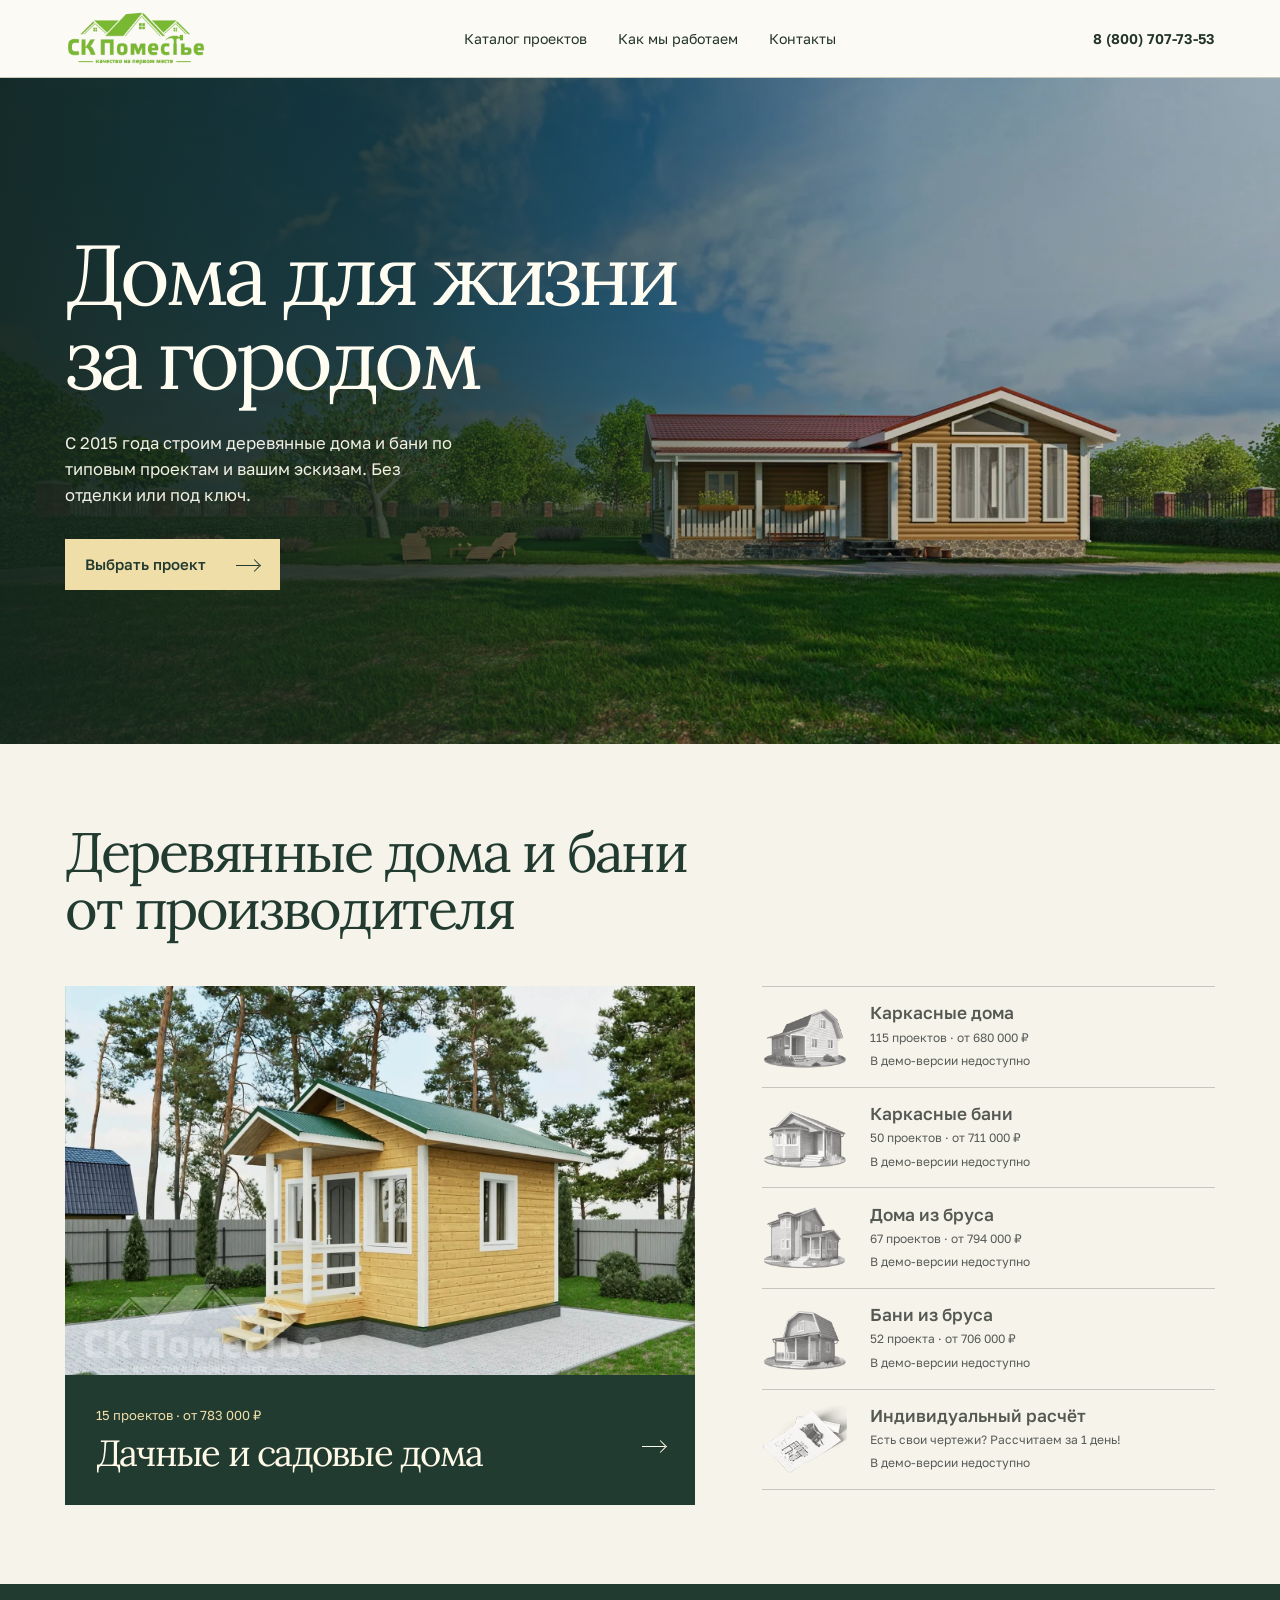
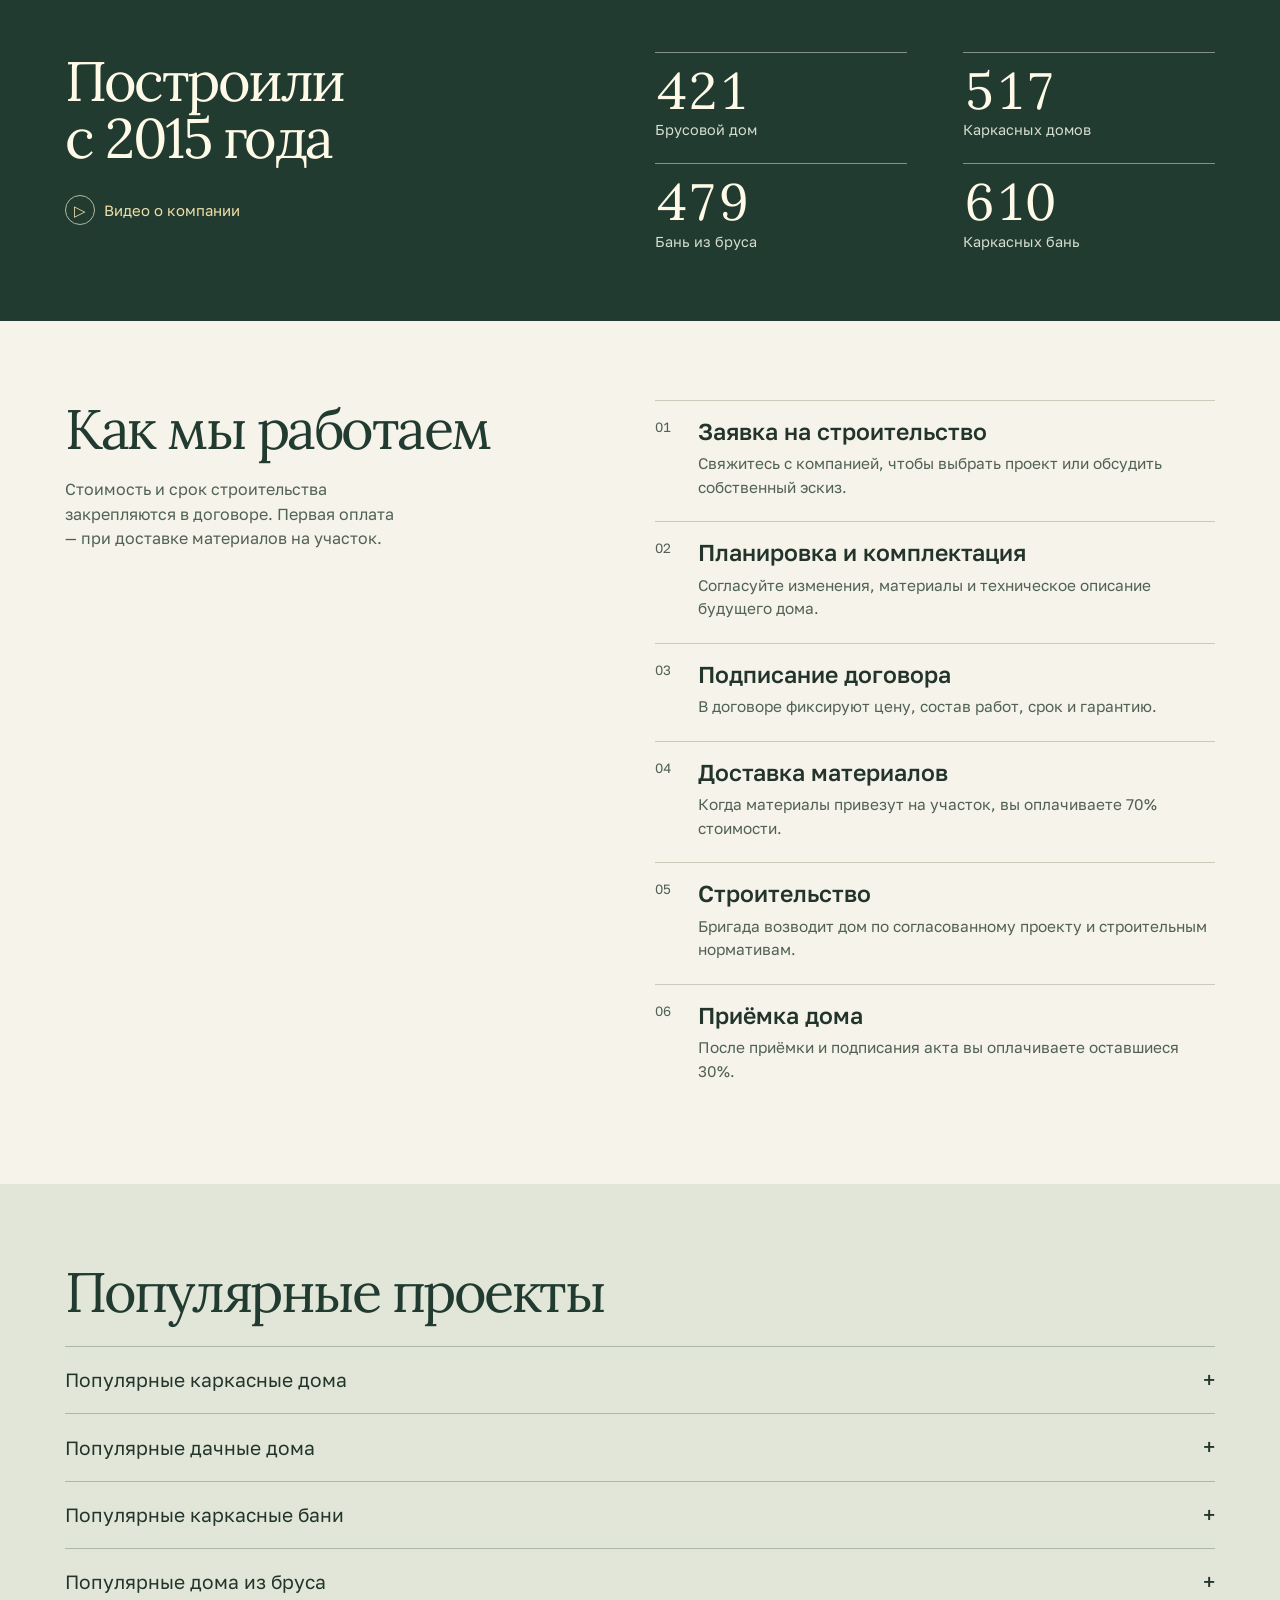
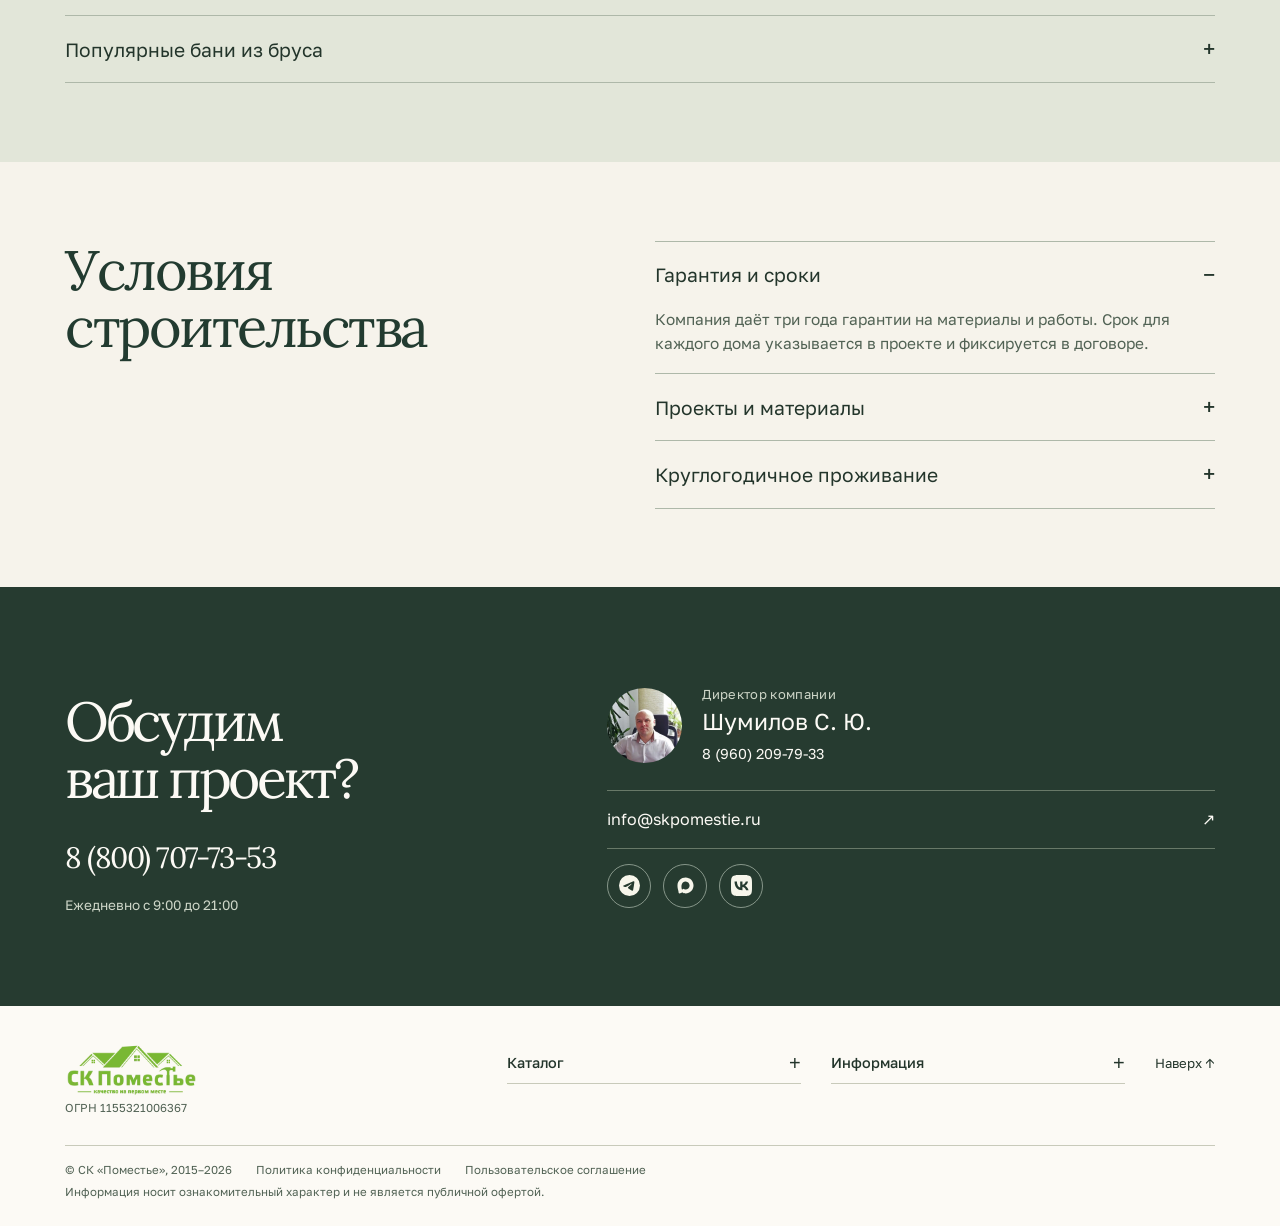
<file: index.html>
<!DOCTYPE html>

<html lang="ru"><head>
<meta charset="utf-8"/><meta content="width=device-width,initial-scale=1" name="viewport"/><meta content="noindex,nofollow" name="robots"/>
<title>Деревянные дома и бани | СК Поместье</title>
<meta content="Проекты деревянных домов и бань СК «Поместье». Выберите категорию, чтобы посмотреть планировки, фотографии и комплектации." name="description"/>
<meta content="#283d30" name="theme-color"/><link href="assets/logo.webp" rel="icon"/><link href="assets/fonts.css" rel="stylesheet"/><link href="style.css" rel="stylesheet"/><link href="folio.css?v=project-route-1" rel="stylesheet"/><script defer="" src="app.js?v=project-route-1"></script>
<link href="home.css?v=project-route-1" rel="stylesheet"/></head><body id="top"><svg aria-hidden="true" class="icons" xmlns="http://www.w3.org/2000/svg"><defs><symbol id="i-open" viewBox="0 0 24 24"><path d="M4 10V4h6m4 0h6v6m0 4v6h-6m-4 0H4v-6"></path></symbol><symbol id="i-next" viewBox="0 0 24 24"><path d="M4 12h15m-6-6 6 6-6 6"></path></symbol><symbol id="i-out" viewBox="0 0 24 24"><path d="M5 19 19 5M6 5h13v13"></path></symbol><symbol id="i-down" viewBox="0 0 24 24"><path d="M5 7v9h14m-5-5 5 5-5 5"></path></symbol><symbol id="i-close" viewBox="0 0 24 24"><path d="m6 6 12 12M18 6 6 18"></path></symbol><symbol id="i-back" viewBox="0 0 24 24"><path d="M20 12H5m6-6-6 6 6 6"></path></symbol></defs></svg><a class="skip" href="#main">К содержанию</a>
<header><div class="inner topbar"><a aria-label="СК Поместье, главная" class="brand" href="index.html"><img alt="СК Поместье" height="78" src="assets/logo.webp" width="200"/></a>
<nav aria-label="Навигация по демо" class="desk-nav"><a href="#categories">Каталог проектов</a><a href="#construction">Как мы работаем</a><a href="#contacts">Контакты</a></nav>
<a class="head-phone" href="tel:+78007077353">8 (800) 707-73-53</a><details class="mobnav"><summary aria-label="Меню"><span></span></summary><nav aria-label="Навигация по демо"><a href="#categories">Каталог проектов</a><a href="#construction">Как мы работаем</a><a href="#contacts">Контакты</a></nav></details></div></header>
<main id="main">
<section aria-labelledby="home-title" class="hp-cover">
<img alt="Одноэтажный загородный дом с террасой и садом" class="hp-landscape" fetchpriority="high" height="990" sizes="100vw" src="assets/home/country-house.webp" srcset="assets/home/country-house-small.webp 820w, assets/home/country-house.webp 1760w" width="1760"/>
<div class="inner hp-hero-in"><div class="hp-hero-copy"><h1 id="home-title">Дома для жизни<br/>за городом</h1>
<p>С 2015 года строим деревянные дома и бани по типовым проектам и вашим эскизам. Без отделки или под ключ.</p>
<a class="hp-button" href="#categories">Выбрать проект <span aria-hidden="true" class="hp-arrow"></span></a></div></div>
</section>
<section aria-labelledby="categories-title" class="inner hp-section" id="categories">
<h2 id="categories-title">Деревянные дома и бани <br/>от производителя</h2>
<div class="hp-categories">
<a class="hp-feature" href="garden.html"><figure><img alt="Деревянный дачный дом с крытым крыльцом" height="720" loading="lazy" src="assets/view-0.webp" width="1000"/></figure><div class="hp-feature-caption"><p>15 проектов · от 783 000 ₽</p><h3>Дачные и садовые дома</h3><span aria-hidden="true" class="hp-arrow"></span></div></a>
<div class="hp-other-cats"><article aria-disabled="true" class="hp-locked"><img alt="" height="74" loading="lazy" src="assets/home/category-0.webp" width="100"/><div><h3>Каркасные дома</h3><p>115 проектов · от 680 000 ₽</p><small>В демо-версии недоступно</small></div></article><article aria-disabled="true" class="hp-locked"><img alt="" height="74" loading="lazy" src="assets/home/category-2.webp" width="100"/><div><h3>Каркасные бани</h3><p>50 проектов · от 711 000 ₽</p><small>В демо-версии недоступно</small></div></article><article aria-disabled="true" class="hp-locked"><img alt="" height="74" loading="lazy" src="assets/home/category-3.webp" width="100"/><div><h3>Дома из бруса</h3><p>67 проектов · от 794 000 ₽</p><small>В демо-версии недоступно</small></div></article><article aria-disabled="true" class="hp-locked"><img alt="" height="74" loading="lazy" src="assets/home/category-4.webp" width="100"/><div><h3>Бани из бруса</h3><p>52 проекта · от 706 000 ₽</p><small>В демо-версии недоступно</small></div></article><article aria-disabled="true" class="hp-locked"><img alt="" height="74" loading="lazy" src="assets/home/category-5.webp" width="100"/><div><h3>Индивидуальный расчёт</h3><p>Есть свои чертежи? Рассчитаем за 1 день!</p><small>В демо-версии недоступно</small></div></article></div></div>
</section>
<section class="hp-record" id="experience"><div class="inner hp-record-grid"><div><h2>Построили <br/>с 2015 года</h2><a class="hp-video" href="https://rutube.ru/video/private/7fea401200a236d12a11af3fc947fbb0/?p=IoY89H2uPKhH6qzTr0Mn0Q"><span aria-hidden="true">▷</span> Видео о компании</a></div>
<dl><div><dt>Брусовой дом</dt><dd>421</dd></div><div><dt>Каркасных домов</dt><dd>517</dd></div><div><dt>Бань из бруса</dt><dd>479</dd></div><div><dt>Каркасных бань</dt><dd>610</dd></div></dl></div></section>
<section class="inner hp-section hp-how" id="construction"><div class="hp-how-intro"><h2>Как мы работаем</h2><p>Стоимость и срок строительства закрепляются в договоре. Первая оплата — при доставке материалов на участок.</p></div><ol><li><h3>Заявка на строительство</h3><p>Свяжитесь с компанией, чтобы выбрать проект или обсудить собственный эскиз.</p></li>
<li><h3>Планировка и комплектация</h3><p>Согласуйте изменения, материалы и техническое описание будущего дома.</p></li>
<li><h3>Подписание договора</h3><p>В договоре фиксируют цену, состав работ, срок и гарантию.</p></li>
<li><h3>Доставка материалов</h3><p>Когда материалы привезут на участок, вы оплачиваете 70% стоимости.</p></li>
<li><h3>Строительство</h3><p>Бригада возводит дом по согласованному проекту и строительным нормативам.</p></li>
<li><h3>Приёмка дома</h3><p>После приёмки и подписания акта вы оплачиваете оставшиеся 30%.</p></li></ol></section>
<section class="hp-folio" id="showcase"><div class="inner hp-section"><h2>Популярные проекты</h2><div class="hp-showcases"><details><summary>Популярные каркасные дома</summary><ul><li><b>«Конон»</b><span>8 × 12 м</span><span>от 1 978 000 ₽</span></li><li><b>«Митрофан»</b><span>6 × 10 м</span><span>от 1 514 000 ₽</span></li><li><b>«Трофим»</b><span>8 × 8 м</span><span>от 1 576 000 ₽</span></li><li><b>«Федот»</b><span>9 × 11 м</span><span>от 1 916 000 ₽</span></li><li><b>«Ростислав»</b><span>9 × 10 м</span><span>от 1 818 000 ₽</span></li><li><b>«Никанор»</b><span>9 × 11 м</span><span>от 1 936 000 ₽</span></li><li><b>«Ким»</b><span>10 × 8 м</span><span>от 1 844 000 ₽</span></li><li><b>«Донат»</b><span>10 × 8 м</span><span>от 1 803 000 ₽</span></li><li><b>«Савелий»</b><span>9 × 8 м</span><span>от 1 571 000 ₽</span></li><li><b>«Матвей»</b><span>10 × 10 м</span><span>от 1 998 000 ₽</span></li></ul></details><details><summary>Популярные дачные дома</summary><ul><li><b>«Арфей»</b><span>6 × 4 м</span><span>906 000 ₽</span></li><li><b>«Лаврентий»</b><span>4 × 4 м</span><span>783 000 ₽</span></li><li><b>«Игнатий»</b><span>6 × 4 м</span><span>845 000 ₽</span></li><li><b>«Исаак»</b><span>6 × 4 м</span><span>901 000 ₽</span></li><li><b>«Мика»</b><span>6 × 4 м</span><span>1 164 000 ₽</span></li><li><b>«Прохор»</b><span>6 × 8 м</span><span>1 262 000 ₽</span></li><li><b>«Ермолай»</b><span>6 × 8 м</span><span>1 576 000 ₽</span></li><li><b>«Евдоким»</b><span>6 × 6 м</span><span>1 391 000 ₽</span></li><li><b>«Авдей»</b><span>6 × 6 м</span><span>1 336 000 ₽</span></li><li><b>«Ефим»</b><span>6 × 9 м</span><span>1 391 000 ₽</span></li></ul></details><details><summary>Популярные каркасные бани</summary><ul><li><b>«Фаина»</b><span>8 × 7.5 м</span><span>от 2 039 000 ₽</span></li><li><b>«Благая»</b><span>8 × 7.5 м</span><span>от 1 808 000 ₽</span></li><li><b>«Карина»</b><span>9 × 8 м</span><span>от 1 576 000 ₽</span></li><li><b>«Лариса»</b><span>8 × 6 м</span><span>2 513 000 ₽</span></li><li><b>«Кристина»</b><span>8 × 6 м</span><span>от 1 633 000 ₽</span></li><li><b>«Кира»</b><span>6 × 6 м</span><span>от 1 452 000 ₽</span></li><li><b>«Рената»</b><span>6 × 6 м</span><span>от 1 370 000 ₽</span></li><li><b>«Лада»</b><span>6 × 6 м</span><span>от 1 118 000 ₽</span></li><li><b>«Зинаида»</b><span>6 × 6 м</span><span>от 1 138 000 ₽</span></li><li><b>«Яна»</b><span>6 × 5 м</span><span>от 1 061 000 ₽</span></li></ul></details><details><summary>Популярные дома из бруса</summary><ul><li><b>«Ренат»</b><span>8 × 9 м</span><span>4 620 000 ₽</span></li><li><b>«Игорь»</b><span>10 × 8 м</span><span>от 2 524 000 ₽</span></li><li><b>«Генрих»</b><span>9 × 9 м</span><span>от 2 400 000 ₽</span></li><li><b>«Аркадий»</b><span>10 × 8.5 м</span><span>3 915 000 ₽</span></li><li><b>«Всеволод»</b><span>8 × 9 м</span><span>3 897 000 ₽</span></li><li><b>«Степан»</b><span>10 × 9.5 м</span><span>от 2 990 000 ₽</span></li><li><b>«Александр»</b><span>9 × 8 м</span><span>от 2 290 000 ₽</span></li><li><b>«Густав»</b><span>10 × 10.5 м</span><span>4 085 000 ₽</span></li><li><b>«Алексей»</b><span>8 × 8 м</span><span>3 615 000 ₽</span></li><li><b>«Еремей»</b><span>9 × 10 м</span><span>4 350 000 ₽</span></li></ul></details><details><summary>Популярные бани из бруса</summary><ul><li><b>«Анна»</b><span>4 × 4 м</span><span>от 780 000 ₽</span></li><li><b>«Вероника»</b><span>4 × 4 м</span><span>от 793 000 ₽</span></li><li><b>«Людмила»</b><span>4 × 4 м</span><span>от 784 000 ₽</span></li><li><b>«Алла»</b><span>4 × 4 м</span><span>от 770 000 ₽</span></li><li><b>«Надежда»</b><span>6 × 4 м</span><span>от 927 000 ₽</span></li><li><b>«Ярослава»</b><span>8 × 12 м</span><span>от 1 583 000 ₽</span></li><li><b>«Снежана»</b><span>9 × 6 м</span><span>3 004 000 ₽</span></li><li><b>«Гера»</b><span>3 × 4 м</span><span>от 706 000 ₽</span></li><li><b>«Карина»</b><span>9 × 8 м</span><span>от 1 559 000 ₽</span></li><li><b>«Ульяна»</b><span>7.5 × 8 м</span><span>2 930 000 ₽</span></li></ul></details></div></div></section>
<section class="inner hp-section hp-benefits" id="conditions">
<h2>Условия строительства</h2>
<div><details open=""><summary>Гарантия и сроки</summary><p>Компания даёт три года гарантии на материалы и работы. Срок для каждого дома указывается в проекте и фиксируется в договоре.</p></details>
<details><summary>Проекты и материалы</summary><p>СК «Поместье» строит каркасные дома и дома из профилированного бруса, производит пиломатериалы и работает со своими бригадами. В типовую планировку можно внести изменения вместе с архитектором.</p></details>
<details><summary>Круглогодичное проживание</summary><p>Для постоянного проживания предусмотрены комплектации с утеплением. Материалы подбираются с учётом климата Северо-Западной и Центральной России.</p></details></div>
</section>
<section class="contact" id="contacts"><div class="inner split pad"><div><h2>Обсудим ваш проект?</h2><a class="big-phone" href="tel:+78007077353">8 (800) 707-73-53</a><p>Ежедневно с 9:00 до 21:00</p></div><div class="contact-side"><div class="person"><img alt="Шумилов С. Ю." loading="lazy" src="assets/director.webp"/><div><span>Директор компании</span><h3>Шумилов С. Ю.</h3><a href="tel:+79602097933">8 (960) 209-79-33</a></div></div><a class="contact-row" href="mailto:info@skpomestie.ru">info@skpomestie.ru <b>↗</b></a><div class="socials"><a aria-label="Telegram" href="https://t.me/skpomestie" title="Telegram"><svg aria-hidden="true" focusable="false" height="22" width="22"><use href="assets/socials.svg#telegram"></use></svg></a><a aria-label="MAX" href="https://max.ru/u/f9LHodD0cOJR6CGdd--tRf8iXYR94sBpWed0ZR32M8wq-3ZBjKEI17giQqE" title="MAX"><svg aria-hidden="true" focusable="false" height="22" width="22"><use href="assets/socials.svg#max"></use></svg></a><a aria-label="ВКонтакте" href="https://vk.com/public210077234" title="ВКонтакте"><svg aria-hidden="true" focusable="false" height="22" width="22"><use href="assets/socials.svg#vk"></use></svg></a></div></div></div></section></main><footer><div class="inner"><div class="foot-grid"><div><a aria-label="СК Поместье, главная" href="index.html"><img alt="СК Поместье" src="assets/logo.webp" width="150"/></a><p>ОГРН 1155321006367</p></div><details><summary>Каталог</summary><nav><span aria-disabled="true" class="unavailable">Каркасные дома</span><a href="garden.html">Дачные и садовые дома</a><span aria-disabled="true" class="unavailable">Каркасные бани</span><span aria-disabled="true" class="unavailable">Дома из бруса</span><span aria-disabled="true" class="unavailable">Бани из бруса</span><span aria-disabled="true" class="unavailable">Мобильные бани</span><span aria-disabled="true" class="unavailable">Срубы домов</span><span aria-disabled="true" class="unavailable">Срубы бань</span></nav></details><details><summary>Информация</summary><nav><a href="https://skpomestie.ru/about/">О компании</a><a href="https://skpomestie.ru/portfolio/">Наши работы</a><a href="https://skpomestie.ru/otzivy/">Отзывы</a><a href="https://skpomestie.ru/aktsii/">Акции</a><a href="https://skpomestie.ru/garantii/">Гарантия</a><a href="https://skpomestie.ru/dostavka-i-oplata/">Доставка и оплата</a><a href="https://skpomestie.ru/dogovor/">Договор</a><a href="https://skpomestie.ru/credit/">Кредит</a><a href="https://skpomestie.ru/mat-kapital/">Материнский капитал</a><a href="https://skpomestie.ru/staty/">Статьи</a><a href="https://skpomestie.ru/contacts/">Контакты</a></nav></details><a class="to-top" href="#top">Наверх ↑</a></div><div class="legal"><span>© СК «Поместье», 2015–2026</span><a href="https://skpomestie.ru/politika-konfidenczialnosti/">Политика конфиденциальности</a><a href="https://skpomestie.ru/soglashenie/">Пользовательское соглашение</a></div><small>Информация носит ознакомительный характер и не является публичной офертой.</small></div></footer>

</body></html>
</file>
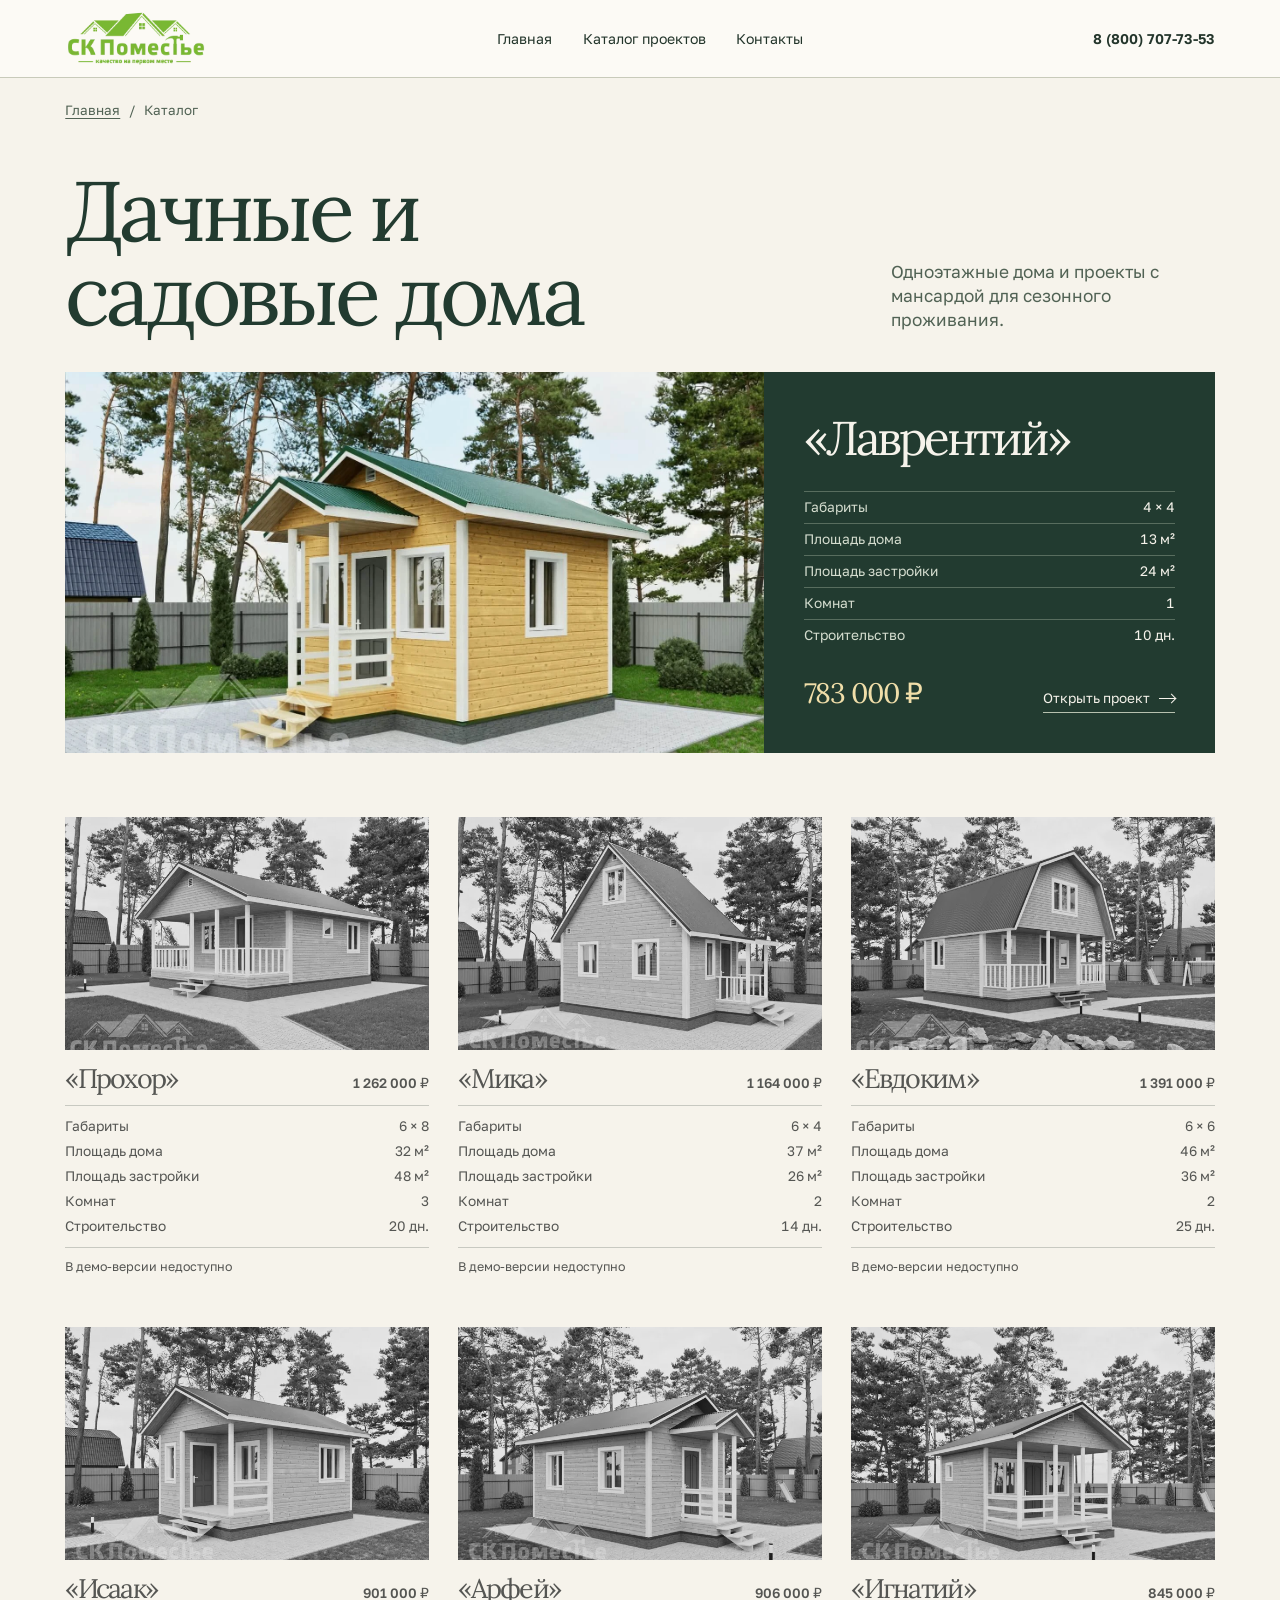
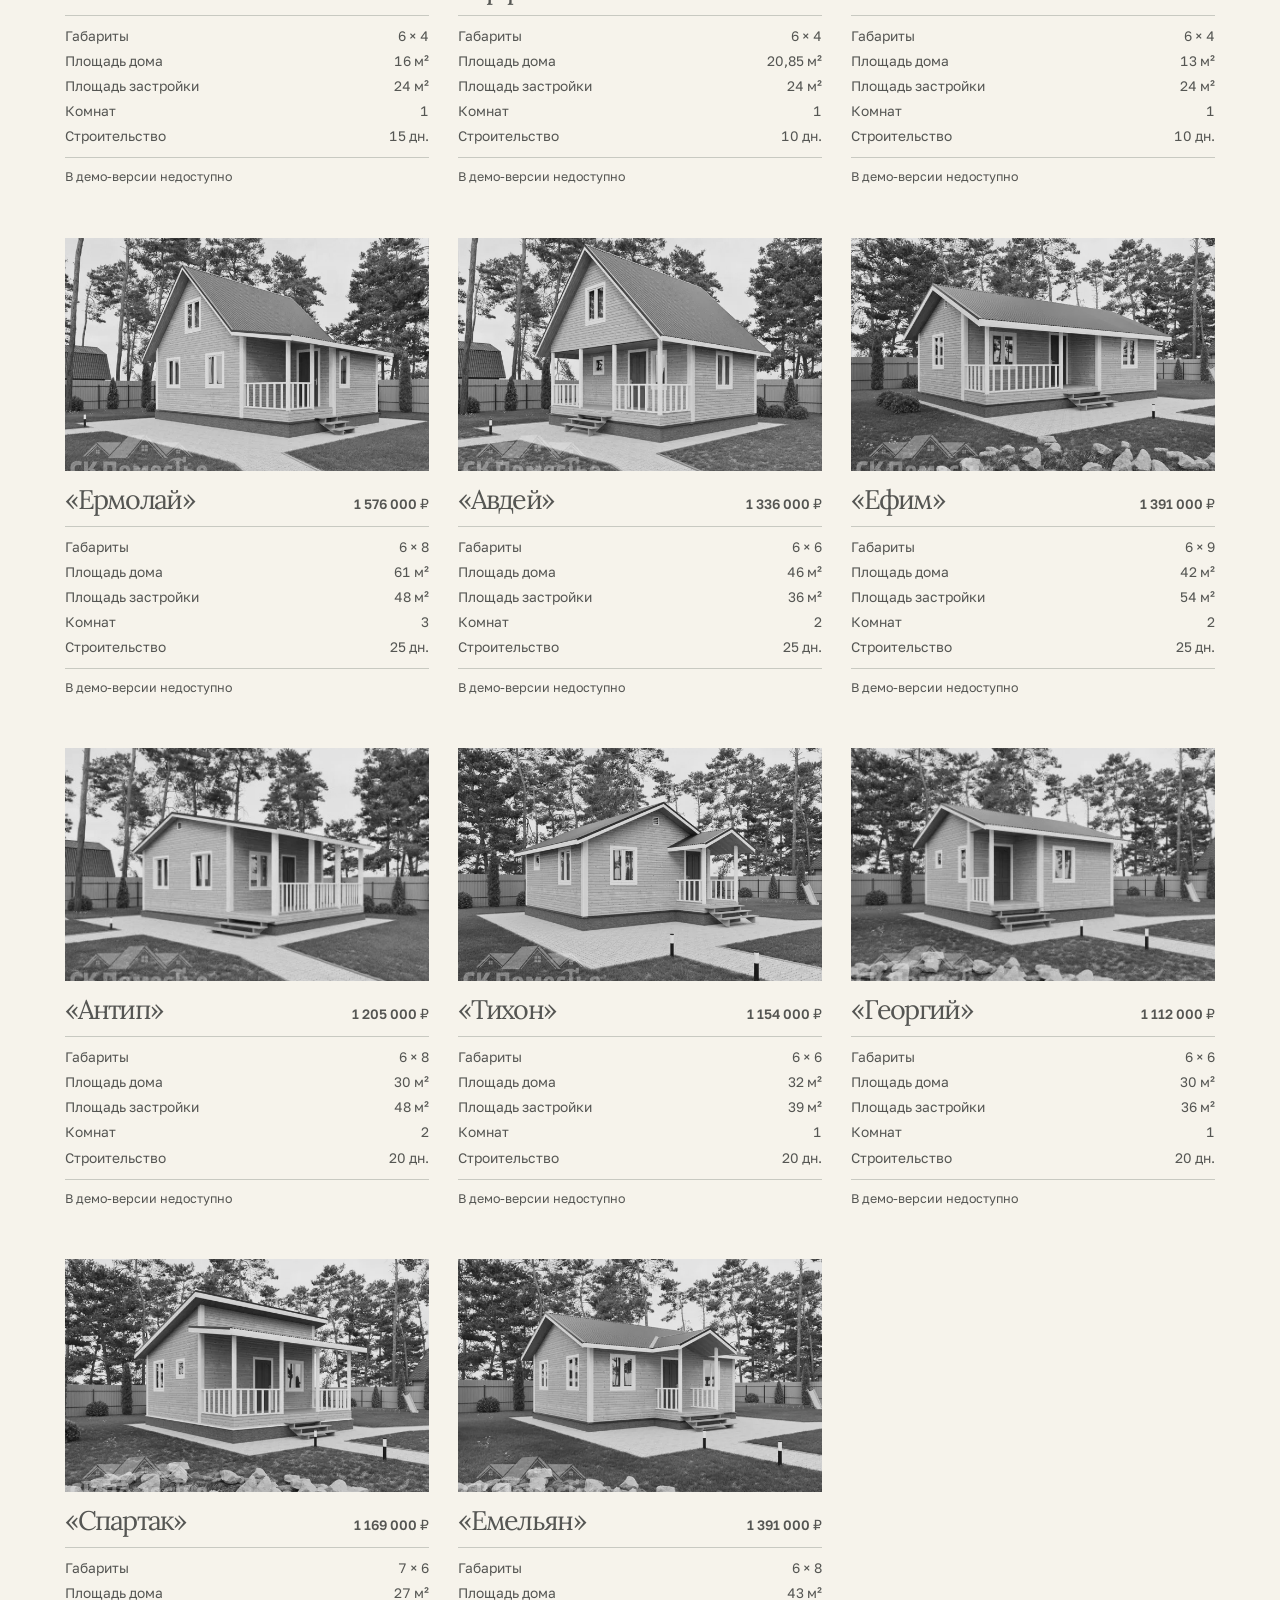
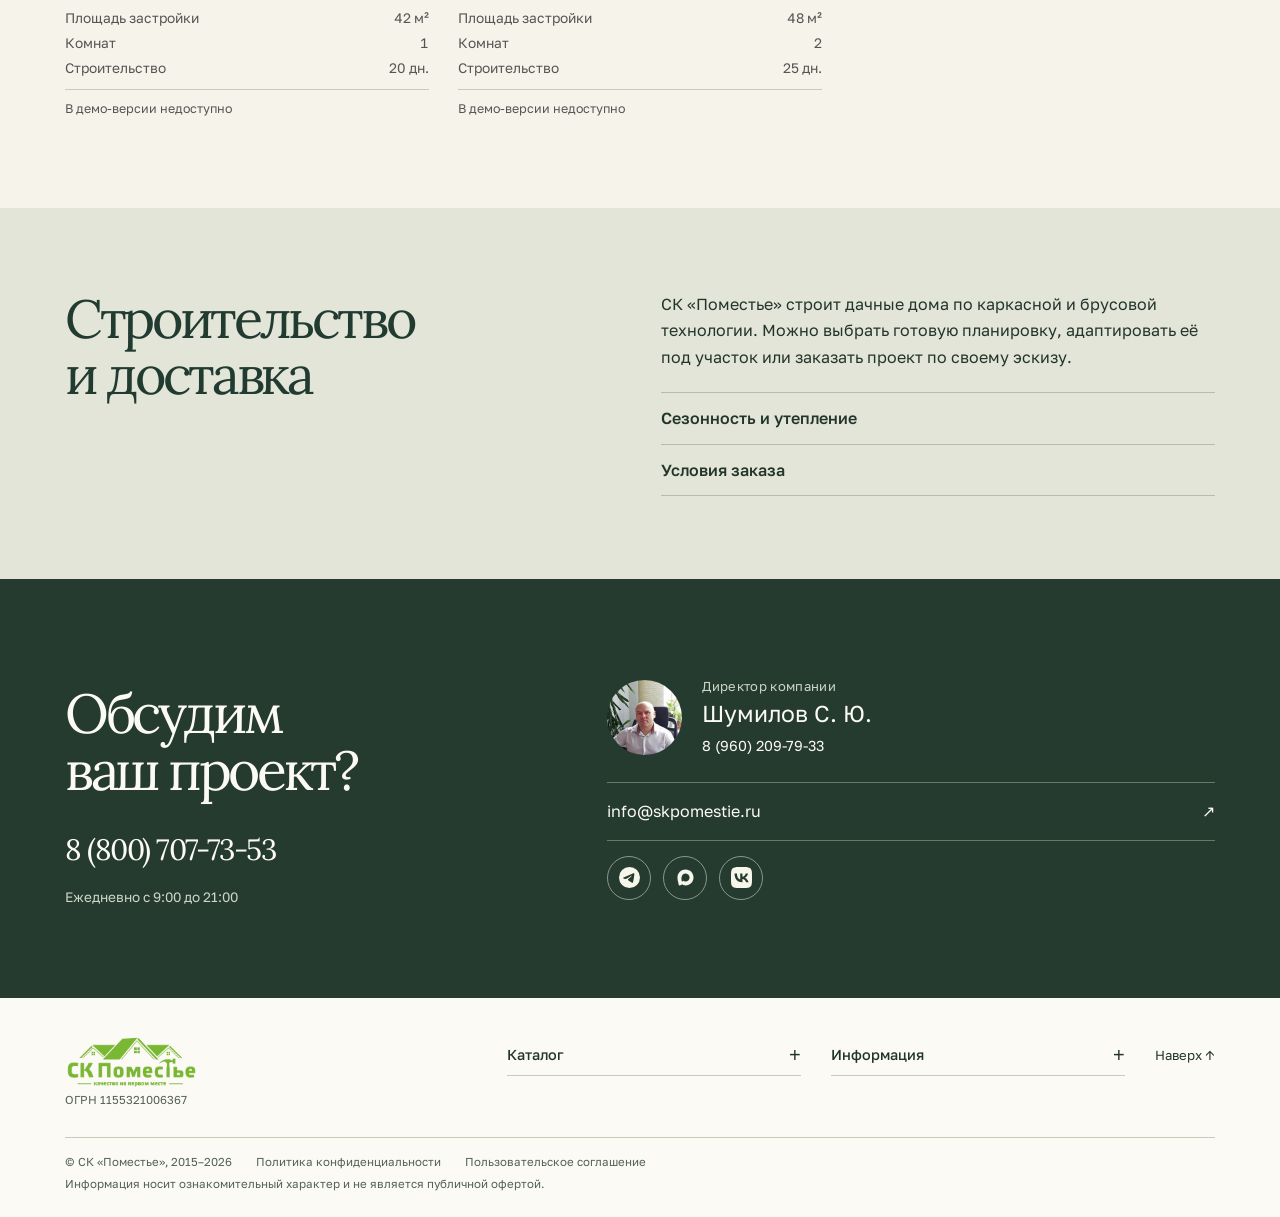
<file: garden.html>
<!DOCTYPE html>

<html lang="ru"><head>
<meta charset="utf-8"/><meta content="width=device-width,initial-scale=1" name="viewport"/><meta content="noindex,nofollow" name="robots"/>
<title>Дачные и садовые дома | СК Поместье</title>
<meta content="Каталог дачных и садовых домов строительной компании «Поместье». Характеристики, фотографии и цены проектов." name="description"/>
<meta content="#283d30" name="theme-color"/><link href="assets/logo.webp" rel="icon"/><link href="assets/fonts.css" rel="stylesheet"/><link href="style.css" rel="stylesheet"/><link href="folio.css?v=project-route-1" rel="stylesheet"/><script defer="" src="app.js?v=project-route-1"></script>
<link href="garden.css?v=project-route-1" rel="stylesheet"/></head><body id="top"><svg aria-hidden="true" class="icons" xmlns="http://www.w3.org/2000/svg"><defs><symbol id="i-open" viewBox="0 0 24 24"><path d="M4 10V4h6m4 0h6v6m0 4v6h-6m-4 0H4v-6"></path></symbol><symbol id="i-next" viewBox="0 0 24 24"><path d="M4 12h15m-6-6 6 6-6 6"></path></symbol><symbol id="i-out" viewBox="0 0 24 24"><path d="M5 19 19 5M6 5h13v13"></path></symbol><symbol id="i-down" viewBox="0 0 24 24"><path d="M5 7v9h14m-5-5 5 5-5 5"></path></symbol><symbol id="i-close" viewBox="0 0 24 24"><path d="m6 6 12 12M18 6 6 18"></path></symbol><symbol id="i-back" viewBox="0 0 24 24"><path d="M20 12H5m6-6-6 6 6 6"></path></symbol></defs></svg><a class="skip" href="#main">К содержанию</a>
<header><div class="inner topbar"><a aria-label="СК Поместье, главная" class="brand" href="index.html"><img alt="СК Поместье" height="78" src="assets/logo.webp" width="200"/></a>
<nav aria-label="Навигация по демо" class="desk-nav"><a href="index.html">Главная</a><a href="index.html#categories">Каталог проектов</a><a href="#contacts">Контакты</a></nav>
<a class="head-phone" href="tel:+78007077353">8 (800) 707-73-53</a><details class="mobnav"><summary aria-label="Меню"><span></span></summary><nav aria-label="Навигация по демо"><a href="index.html">Главная</a><a href="index.html#categories">Каталог проектов</a><a href="#contacts">Контакты</a></nav></details></div></header>
<main id="main">
<div class="inner garden-page">
<nav aria-label="Хлебные крошки" class="garden-path"><a href="index.html">Главная</a><span aria-hidden="true">/</span><span aria-current="page">Каталог</span></nav>
<div class="garden-intro"><h1>Дачные и садовые дома</h1><p>Одноэтажные дома и проекты с мансардой для сезонного проживания.</p></div>
<article class="garden-feature">
<a aria-label="Открыть проект «Лаврентий»" class="garden-feature-link" href="lavrentiy.html">
<div class="garden-feature-picture"><img alt="Деревянный дом «Лаврентий» с зелёной крышей и крытым крыльцом" fetchpriority="high" height="1200" src="assets/view-0.webp" width="1600"/></div>
<div class="garden-feature-details">
<h2>«Лаврентий»</h2>
<dl class="garden-facts">
<div><dt>Габариты</dt><dd>4 × 4</dd></div>
<div><dt>Площадь дома</dt><dd>13 м²</dd></div>
<div><dt>Площадь застройки</dt><dd>24 м²</dd></div>
<div><dt>Комнат</dt><dd>1</dd></div>
<div><dt>Строительство</dt><dd>10 дн.</dd></div>
</dl>
<div class="garden-feature-foot"><strong>783 000 ₽</strong><span>Открыть проект <i aria-hidden="true" class="garden-arrow"></i></span></div>
</div>
</a>
</article>
<div class="garden-grid">
<article aria-disabled="true" class="garden-house">
<img alt="«Прохор», вид снаружи" class="garden-house-photo" height="500" loading="lazy" src="assets/related/house-5.webp" width="667"/>
<div class="garden-house-label"><h2>«Прохор»</h2><strong>1 262 000 ₽</strong></div>
<dl class="garden-facts">
<div><dt>Габариты</dt><dd>6 × 8</dd></div>
<div><dt>Площадь дома</dt><dd>32 м²</dd></div>
<div><dt>Площадь застройки</dt><dd>48 м²</dd></div>
<div><dt>Комнат</dt><dd>3</dd></div>
<div><dt>Строительство</dt><dd>20 дн.</dd></div>
</dl>
<p class="garden-status">В демо-версии недоступно</p>
</article>
<article aria-disabled="true" class="garden-house">
<img alt="«Мика», вид снаружи" class="garden-house-photo" height="500" loading="lazy" src="assets/related/house-4.webp" width="667"/>
<div class="garden-house-label"><h2>«Мика»</h2><strong>1 164 000 ₽</strong></div>
<dl class="garden-facts">
<div><dt>Габариты</dt><dd>6 × 4</dd></div>
<div><dt>Площадь дома</dt><dd>37 м²</dd></div>
<div><dt>Площадь застройки</dt><dd>26 м²</dd></div>
<div><dt>Комнат</dt><dd>2</dd></div>
<div><dt>Строительство</dt><dd>14 дн.</dd></div>
</dl>
<p class="garden-status">В демо-версии недоступно</p>
</article>
<article aria-disabled="true" class="garden-house">
<img alt="«Евдоким», вид снаружи" class="garden-house-photo" height="500" loading="lazy" src="assets/related/house-7.webp" width="667"/>
<div class="garden-house-label"><h2>«Евдоким»</h2><strong>1 391 000 ₽</strong></div>
<dl class="garden-facts">
<div><dt>Габариты</dt><dd>6 × 6</dd></div>
<div><dt>Площадь дома</dt><dd>46 м²</dd></div>
<div><dt>Площадь застройки</dt><dd>36 м²</dd></div>
<div><dt>Комнат</dt><dd>2</dd></div>
<div><dt>Строительство</dt><dd>25 дн.</dd></div>
</dl>
<p class="garden-status">В демо-версии недоступно</p>
</article>
<article aria-disabled="true" class="garden-house">
<img alt="«Исаак», вид снаружи" class="garden-house-photo" height="500" loading="lazy" src="assets/related/house-3.webp" width="667"/>
<div class="garden-house-label"><h2>«Исаак»</h2><strong>901 000 ₽</strong></div>
<dl class="garden-facts">
<div><dt>Габариты</dt><dd>6 × 4</dd></div>
<div><dt>Площадь дома</dt><dd>16 м²</dd></div>
<div><dt>Площадь застройки</dt><dd>24 м²</dd></div>
<div><dt>Комнат</dt><dd>1</dd></div>
<div><dt>Строительство</dt><dd>15 дн.</dd></div>
</dl>
<p class="garden-status">В демо-версии недоступно</p>
</article>
<article aria-disabled="true" class="garden-house">
<img alt="«Арфей», вид снаружи" class="garden-house-photo" height="500" loading="lazy" src="assets/related/house-1.webp" width="667"/>
<div class="garden-house-label"><h2>«Арфей»</h2><strong>906 000 ₽</strong></div>
<dl class="garden-facts">
<div><dt>Габариты</dt><dd>6 × 4</dd></div>
<div><dt>Площадь дома</dt><dd>20,85 м²</dd></div>
<div><dt>Площадь застройки</dt><dd>24 м²</dd></div>
<div><dt>Комнат</dt><dd>1</dd></div>
<div><dt>Строительство</dt><dd>10 дн.</dd></div>
</dl>
<p class="garden-status">В демо-версии недоступно</p>
</article>
<article aria-disabled="true" class="garden-house">
<img alt="«Игнатий», вид снаружи" class="garden-house-photo" height="500" loading="lazy" src="assets/related/house-2.webp" width="667"/>
<div class="garden-house-label"><h2>«Игнатий»</h2><strong>845 000 ₽</strong></div>
<dl class="garden-facts">
<div><dt>Габариты</dt><dd>6 × 4</dd></div>
<div><dt>Площадь дома</dt><dd>13 м²</dd></div>
<div><dt>Площадь застройки</dt><dd>24 м²</dd></div>
<div><dt>Комнат</dt><dd>1</dd></div>
<div><dt>Строительство</dt><dd>10 дн.</dd></div>
</dl>
<p class="garden-status">В демо-версии недоступно</p>
</article>
<article aria-disabled="true" class="garden-house">
<img alt="«Ермолай», вид снаружи" class="garden-house-photo" height="500" loading="lazy" src="assets/related/house-6.webp" width="667"/>
<div class="garden-house-label"><h2>«Ермолай»</h2><strong>1 576 000 ₽</strong></div>
<dl class="garden-facts">
<div><dt>Габариты</dt><dd>6 × 8</dd></div>
<div><dt>Площадь дома</dt><dd>61 м²</dd></div>
<div><dt>Площадь застройки</dt><dd>48 м²</dd></div>
<div><dt>Комнат</dt><dd>3</dd></div>
<div><dt>Строительство</dt><dd>25 дн.</dd></div>
</dl>
<p class="garden-status">В демо-версии недоступно</p>
</article>
<article aria-disabled="true" class="garden-house">
<img alt="«Авдей», вид снаружи" class="garden-house-photo" height="500" loading="lazy" src="assets/related/house-8.webp" width="667"/>
<div class="garden-house-label"><h2>«Авдей»</h2><strong>1 336 000 ₽</strong></div>
<dl class="garden-facts">
<div><dt>Габариты</dt><dd>6 × 6</dd></div>
<div><dt>Площадь дома</dt><dd>46 м²</dd></div>
<div><dt>Площадь застройки</dt><dd>36 м²</dd></div>
<div><dt>Комнат</dt><dd>2</dd></div>
<div><dt>Строительство</dt><dd>25 дн.</dd></div>
</dl>
<p class="garden-status">В демо-версии недоступно</p>
</article>
<article aria-disabled="true" class="garden-house">
<img alt="«Ефим», вид снаружи" class="garden-house-photo" height="500" loading="lazy" src="assets/related/house-9.webp" width="667"/>
<div class="garden-house-label"><h2>«Ефим»</h2><strong>1 391 000 ₽</strong></div>
<dl class="garden-facts">
<div><dt>Габариты</dt><dd>6 × 9</dd></div>
<div><dt>Площадь дома</dt><dd>42 м²</dd></div>
<div><dt>Площадь застройки</dt><dd>54 м²</dd></div>
<div><dt>Комнат</dt><dd>2</dd></div>
<div><dt>Строительство</dt><dd>25 дн.</dd></div>
</dl>
<p class="garden-status">В демо-версии недоступно</p>
</article>
<article aria-disabled="true" class="garden-house">
<img alt="«Антип», вид снаружи" class="garden-house-photo" height="300" loading="lazy" src="assets/garden/antip.webp" width="400"/>
<div class="garden-house-label"><h2>«Антип»</h2><strong>1 205 000 ₽</strong></div>
<dl class="garden-facts">
<div><dt>Габариты</dt><dd>6 × 8</dd></div>
<div><dt>Площадь дома</dt><dd>30 м²</dd></div>
<div><dt>Площадь застройки</dt><dd>48 м²</dd></div>
<div><dt>Комнат</dt><dd>2</dd></div>
<div><dt>Строительство</dt><dd>20 дн.</dd></div>
</dl>
<p class="garden-status">В демо-версии недоступно</p>
</article>
<article aria-disabled="true" class="garden-house">
<img alt="«Тихон», вид снаружи" class="garden-house-photo" height="500" loading="lazy" src="assets/related/house-10.webp" width="667"/>
<div class="garden-house-label"><h2>«Тихон»</h2><strong>1 154 000 ₽</strong></div>
<dl class="garden-facts">
<div><dt>Габариты</dt><dd>6 × 6</dd></div>
<div><dt>Площадь дома</dt><dd>32 м²</dd></div>
<div><dt>Площадь застройки</dt><dd>39 м²</dd></div>
<div><dt>Комнат</dt><dd>1</dd></div>
<div><dt>Строительство</dt><dd>20 дн.</dd></div>
</dl>
<p class="garden-status">В демо-версии недоступно</p>
</article>
<article aria-disabled="true" class="garden-house">
<img alt="«Георгий», вид снаружи" class="garden-house-photo" height="300" loading="lazy" src="assets/garden/georgiy.webp" width="400"/>
<div class="garden-house-label"><h2>«Георгий»</h2><strong>1 112 000 ₽</strong></div>
<dl class="garden-facts">
<div><dt>Габариты</dt><dd>6 × 6</dd></div>
<div><dt>Площадь дома</dt><dd>30 м²</dd></div>
<div><dt>Площадь застройки</dt><dd>36 м²</dd></div>
<div><dt>Комнат</dt><dd>1</dd></div>
<div><dt>Строительство</dt><dd>20 дн.</dd></div>
</dl>
<p class="garden-status">В демо-версии недоступно</p>
</article>
<article aria-disabled="true" class="garden-house">
<img alt="«Спартак», вид снаружи" class="garden-house-photo" height="500" loading="lazy" src="assets/related/house-11.webp" width="667"/>
<div class="garden-house-label"><h2>«Спартак»</h2><strong>1 169 000 ₽</strong></div>
<dl class="garden-facts">
<div><dt>Габариты</dt><dd>7 × 6</dd></div>
<div><dt>Площадь дома</dt><dd>27 м²</dd></div>
<div><dt>Площадь застройки</dt><dd>42 м²</dd></div>
<div><dt>Комнат</dt><dd>1</dd></div>
<div><dt>Строительство</dt><dd>20 дн.</dd></div>
</dl>
<p class="garden-status">В демо-версии недоступно</p>
</article>
<article aria-disabled="true" class="garden-house">
<img alt="«Емельян», вид снаружи" class="garden-house-photo" height="500" loading="lazy" src="assets/related/house-12.webp" width="667"/>
<div class="garden-house-label"><h2>«Емельян»</h2><strong>1 391 000 ₽</strong></div>
<dl class="garden-facts">
<div><dt>Габариты</dt><dd>6 × 8</dd></div>
<div><dt>Площадь дома</dt><dd>43 м²</dd></div>
<div><dt>Площадь застройки</dt><dd>48 м²</dd></div>
<div><dt>Комнат</dt><dd>2</dd></div>
<div><dt>Строительство</dt><dd>25 дн.</dd></div>
</dl>
<p class="garden-status">В демо-версии недоступно</p>
</article>
</div>
</div>
<section class="garden-build">
<div class="inner garden-build-inner">
<h2>Строительство и доставка</h2>
<div>
<p>СК «Поместье» строит дачные дома по каркасной и брусовой технологии. Можно выбрать готовую планировку, адаптировать её под участок или заказать проект по своему эскизу.</p>
<details><summary>Сезонность и утепление</summary><p>Базовые варианты подходят для летнего проживания. Для поездок зимой можно согласовать с компанией дополнительное утепление. Строительство ведётся круглый год.</p></details>
<details><summary>Условия заказа</summary><p>Компания строит дома под ключ и организует доставку в Москву, Подмосковье и другие регионы. Комплектацию, изменения планировки, возможность покупки в кредит и условия доставки можно уточнить у менеджера.</p></details>
</div>
</div>
</section>
<section class="contact" id="contacts"><div class="inner split pad"><div><h2>Обсудим ваш проект?</h2><a class="big-phone" href="tel:+78007077353">8 (800) 707-73-53</a><p>Ежедневно с 9:00 до 21:00</p></div><div class="contact-side"><div class="person"><img alt="Шумилов С. Ю." loading="lazy" src="assets/director.webp"/><div><span>Директор компании</span><h3>Шумилов С. Ю.</h3><a href="tel:+79602097933">8 (960) 209-79-33</a></div></div><a class="contact-row" href="mailto:info@skpomestie.ru">info@skpomestie.ru <b>↗</b></a><div class="socials"><a aria-label="Telegram" href="https://t.me/skpomestie" title="Telegram"><svg aria-hidden="true" focusable="false" height="22" width="22"><use href="assets/socials.svg#telegram"></use></svg></a><a aria-label="MAX" href="https://max.ru/u/f9LHodD0cOJR6CGdd--tRf8iXYR94sBpWed0ZR32M8wq-3ZBjKEI17giQqE" title="MAX"><svg aria-hidden="true" focusable="false" height="22" width="22"><use href="assets/socials.svg#max"></use></svg></a><a aria-label="ВКонтакте" href="https://vk.com/public210077234" title="ВКонтакте"><svg aria-hidden="true" focusable="false" height="22" width="22"><use href="assets/socials.svg#vk"></use></svg></a></div></div></div></section></main><footer><div class="inner"><div class="foot-grid"><div><a aria-label="СК Поместье, главная" href="index.html"><img alt="СК Поместье" src="assets/logo.webp" width="150"/></a><p>ОГРН 1155321006367</p></div><details><summary>Каталог</summary><nav><span aria-disabled="true" class="unavailable">Каркасные дома</span><a href="garden.html">Дачные и садовые дома</a><span aria-disabled="true" class="unavailable">Каркасные бани</span><span aria-disabled="true" class="unavailable">Дома из бруса</span><span aria-disabled="true" class="unavailable">Бани из бруса</span><span aria-disabled="true" class="unavailable">Мобильные бани</span><span aria-disabled="true" class="unavailable">Срубы домов</span><span aria-disabled="true" class="unavailable">Срубы бань</span></nav></details><details><summary>Информация</summary><nav><a href="https://skpomestie.ru/about/">О компании</a><a href="https://skpomestie.ru/portfolio/">Наши работы</a><a href="https://skpomestie.ru/otzivy/">Отзывы</a><a href="https://skpomestie.ru/aktsii/">Акции</a><a href="https://skpomestie.ru/garantii/">Гарантия</a><a href="https://skpomestie.ru/dostavka-i-oplata/">Доставка и оплата</a><a href="https://skpomestie.ru/dogovor/">Договор</a><a href="https://skpomestie.ru/credit/">Кредит</a><a href="https://skpomestie.ru/mat-kapital/">Материнский капитал</a><a href="https://skpomestie.ru/staty/">Статьи</a><a href="https://skpomestie.ru/contacts/">Контакты</a></nav></details><a class="to-top" href="#top">Наверх ↑</a></div><div class="legal"><span>© СК «Поместье», 2015–2026</span><a href="https://skpomestie.ru/politika-konfidenczialnosti/">Политика конфиденциальности</a><a href="https://skpomestie.ru/soglashenie/">Пользовательское соглашение</a></div><small>Информация носит ознакомительный характер и не является публичной офертой.</small></div></footer>

</body></html>
</file>
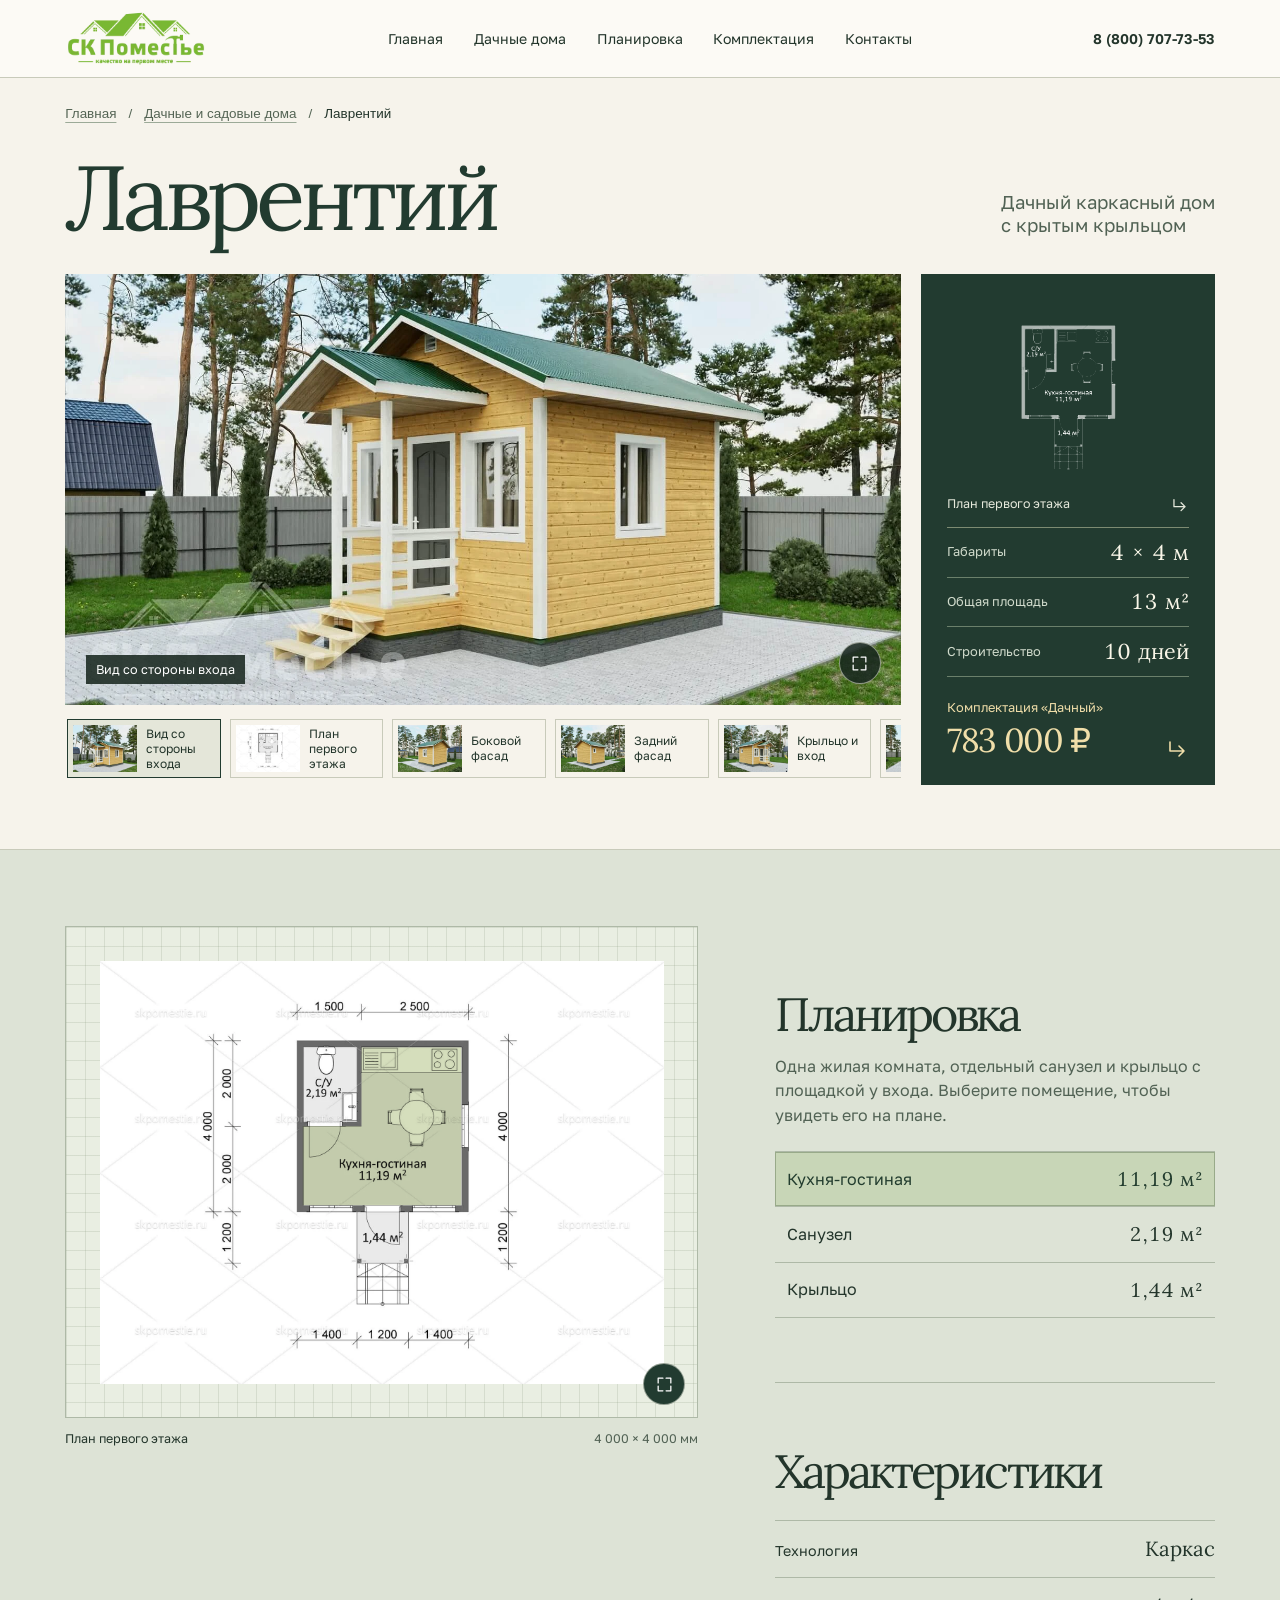
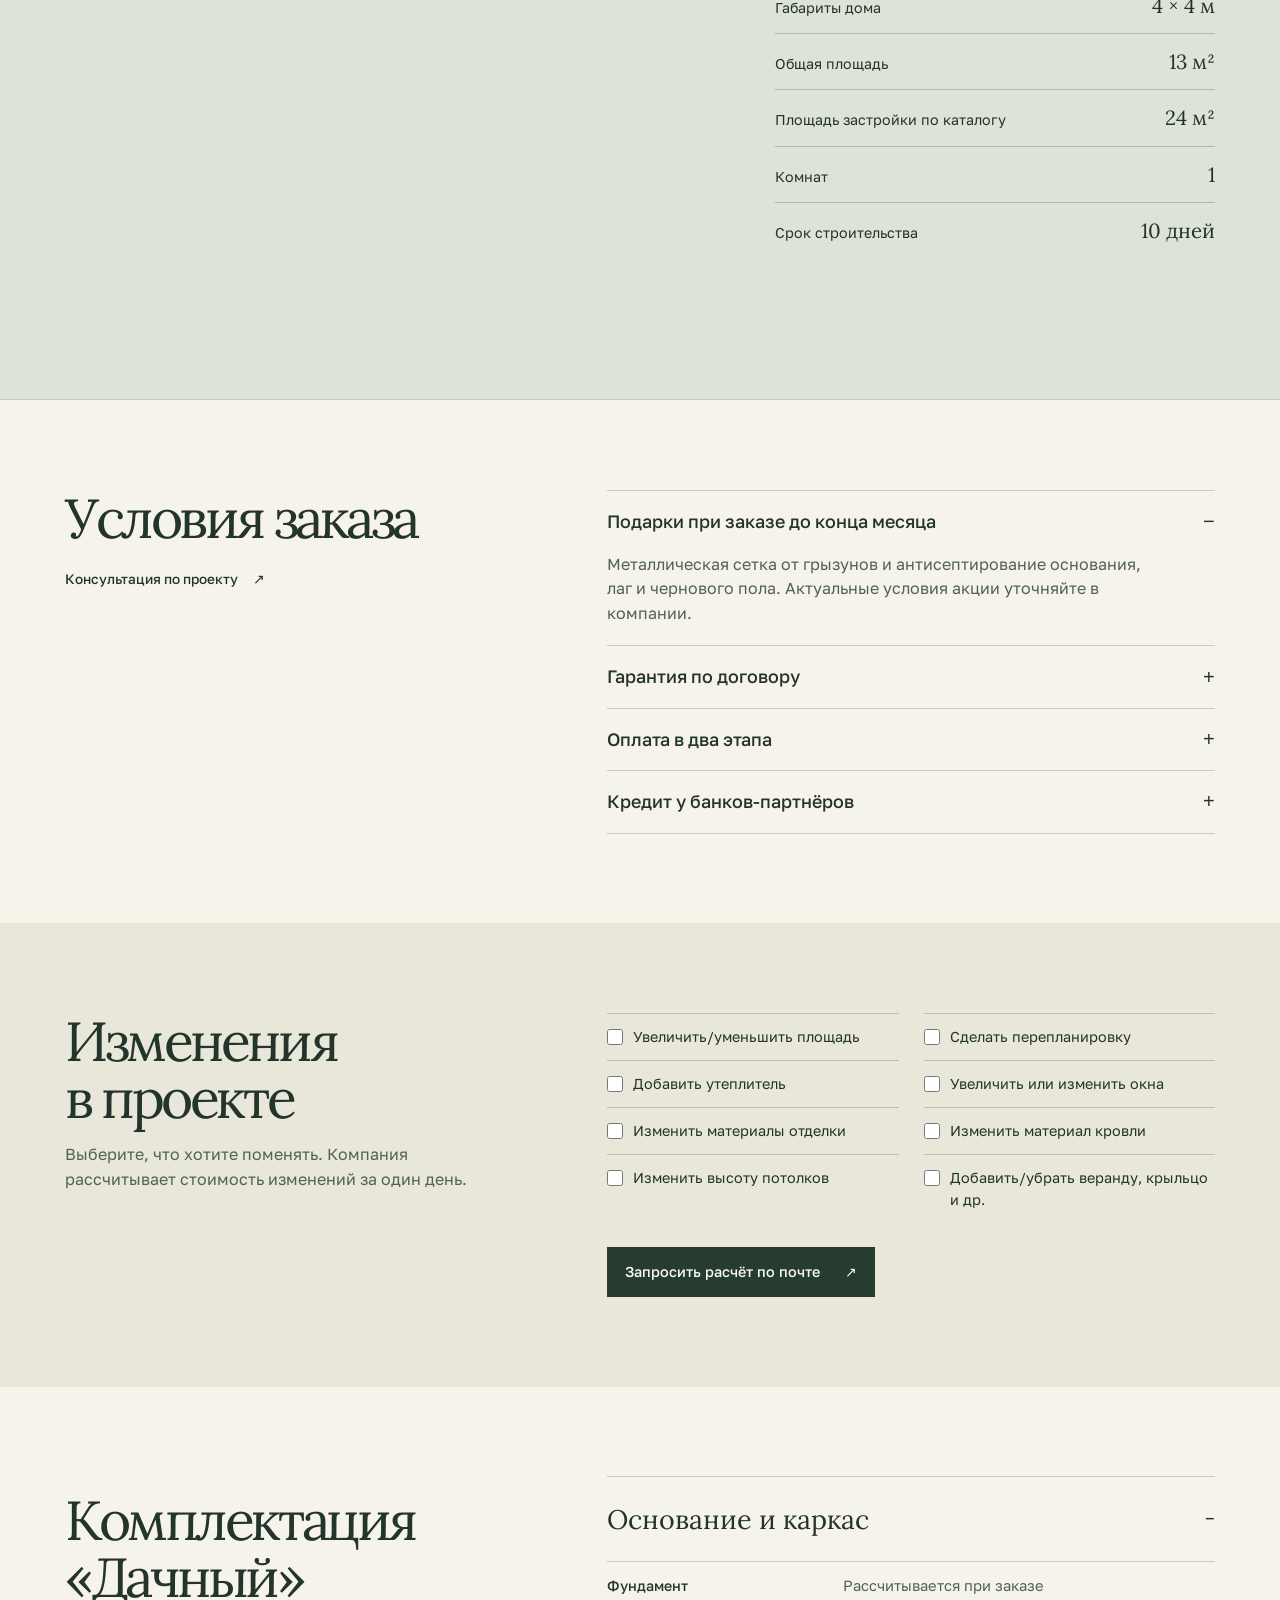
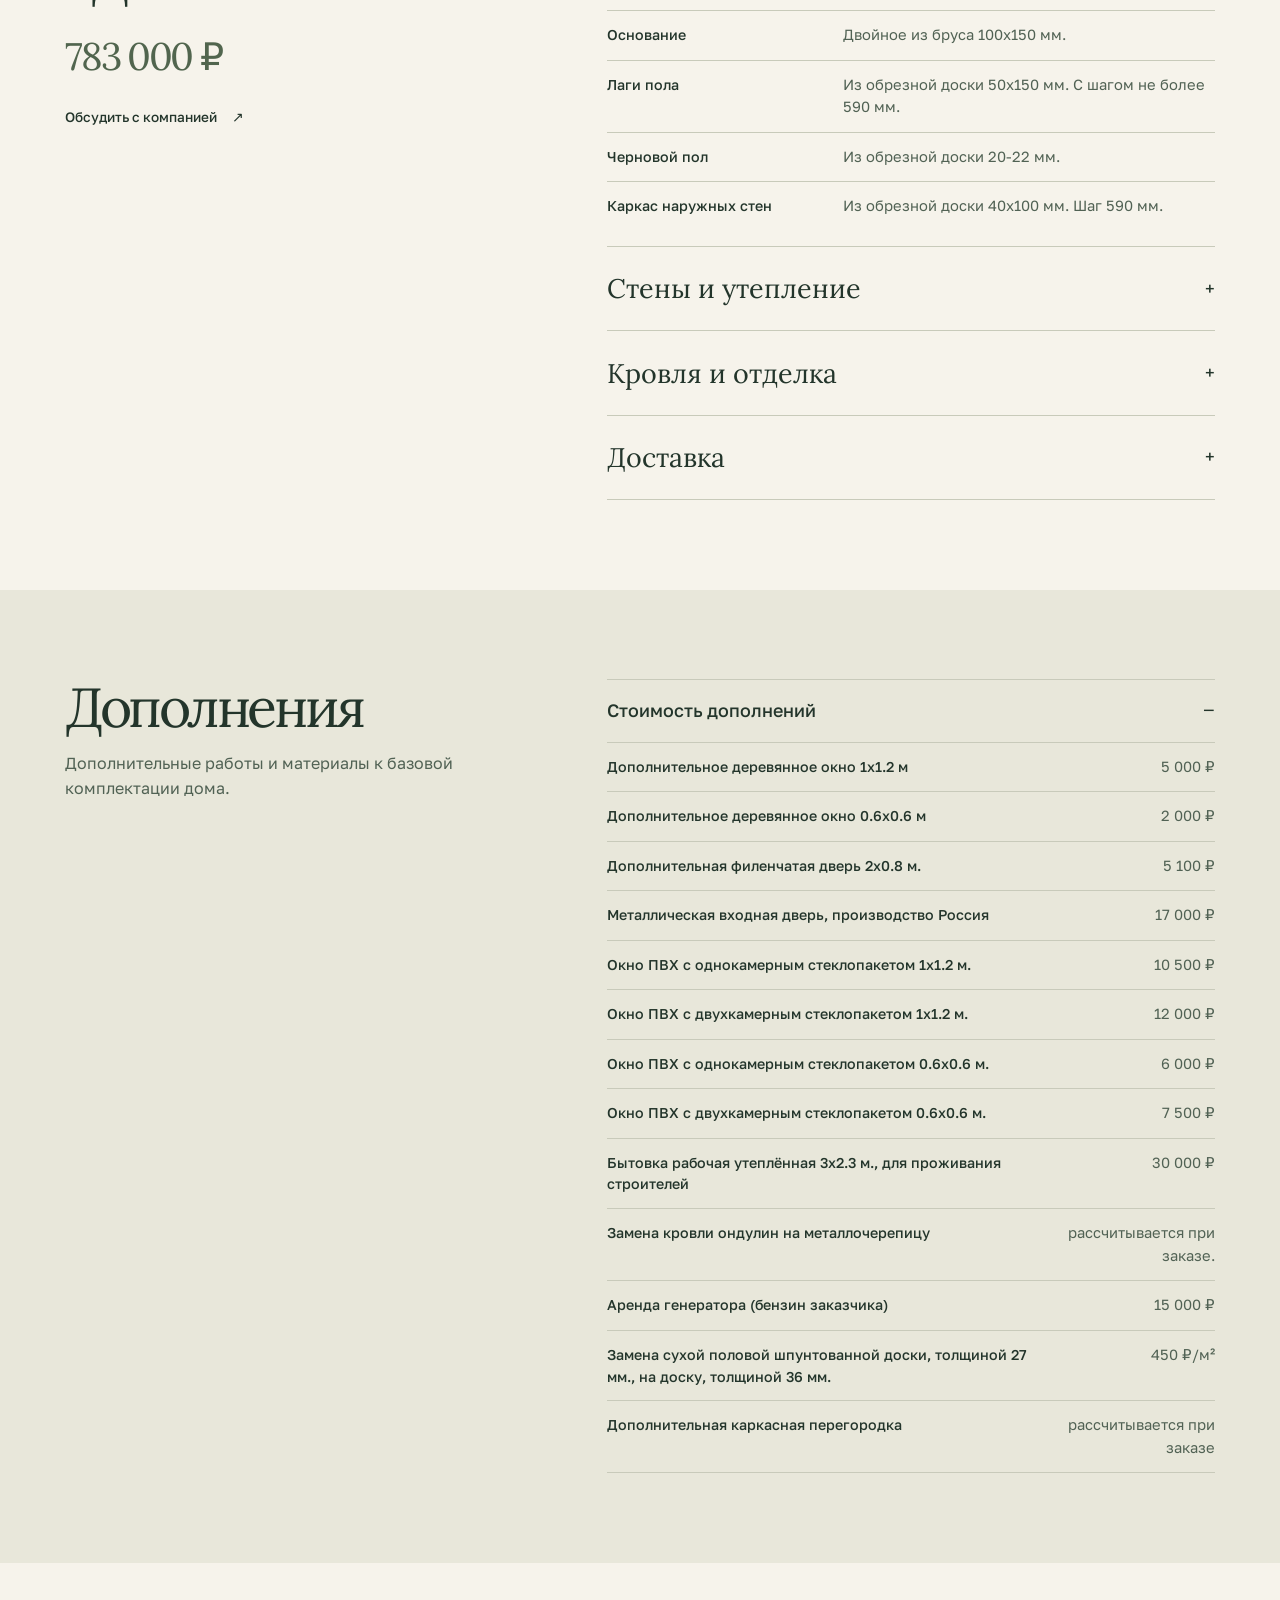
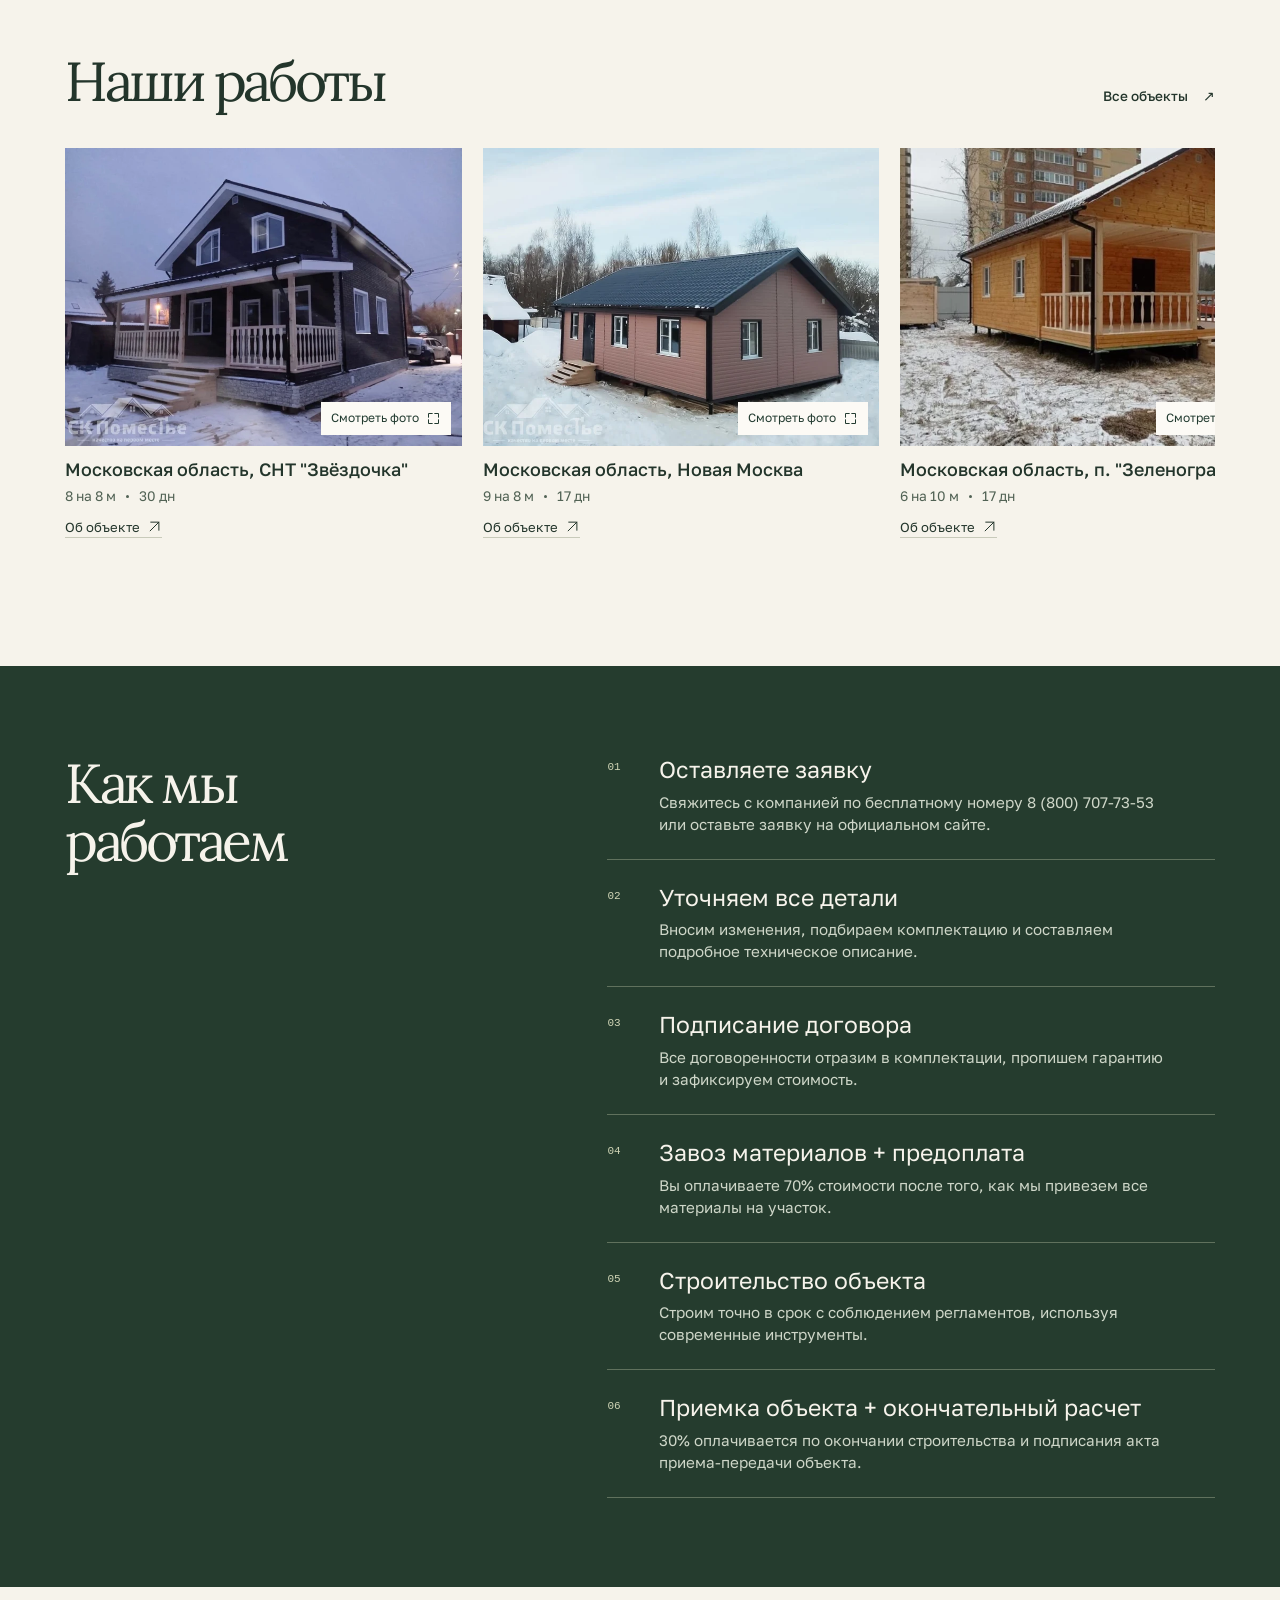
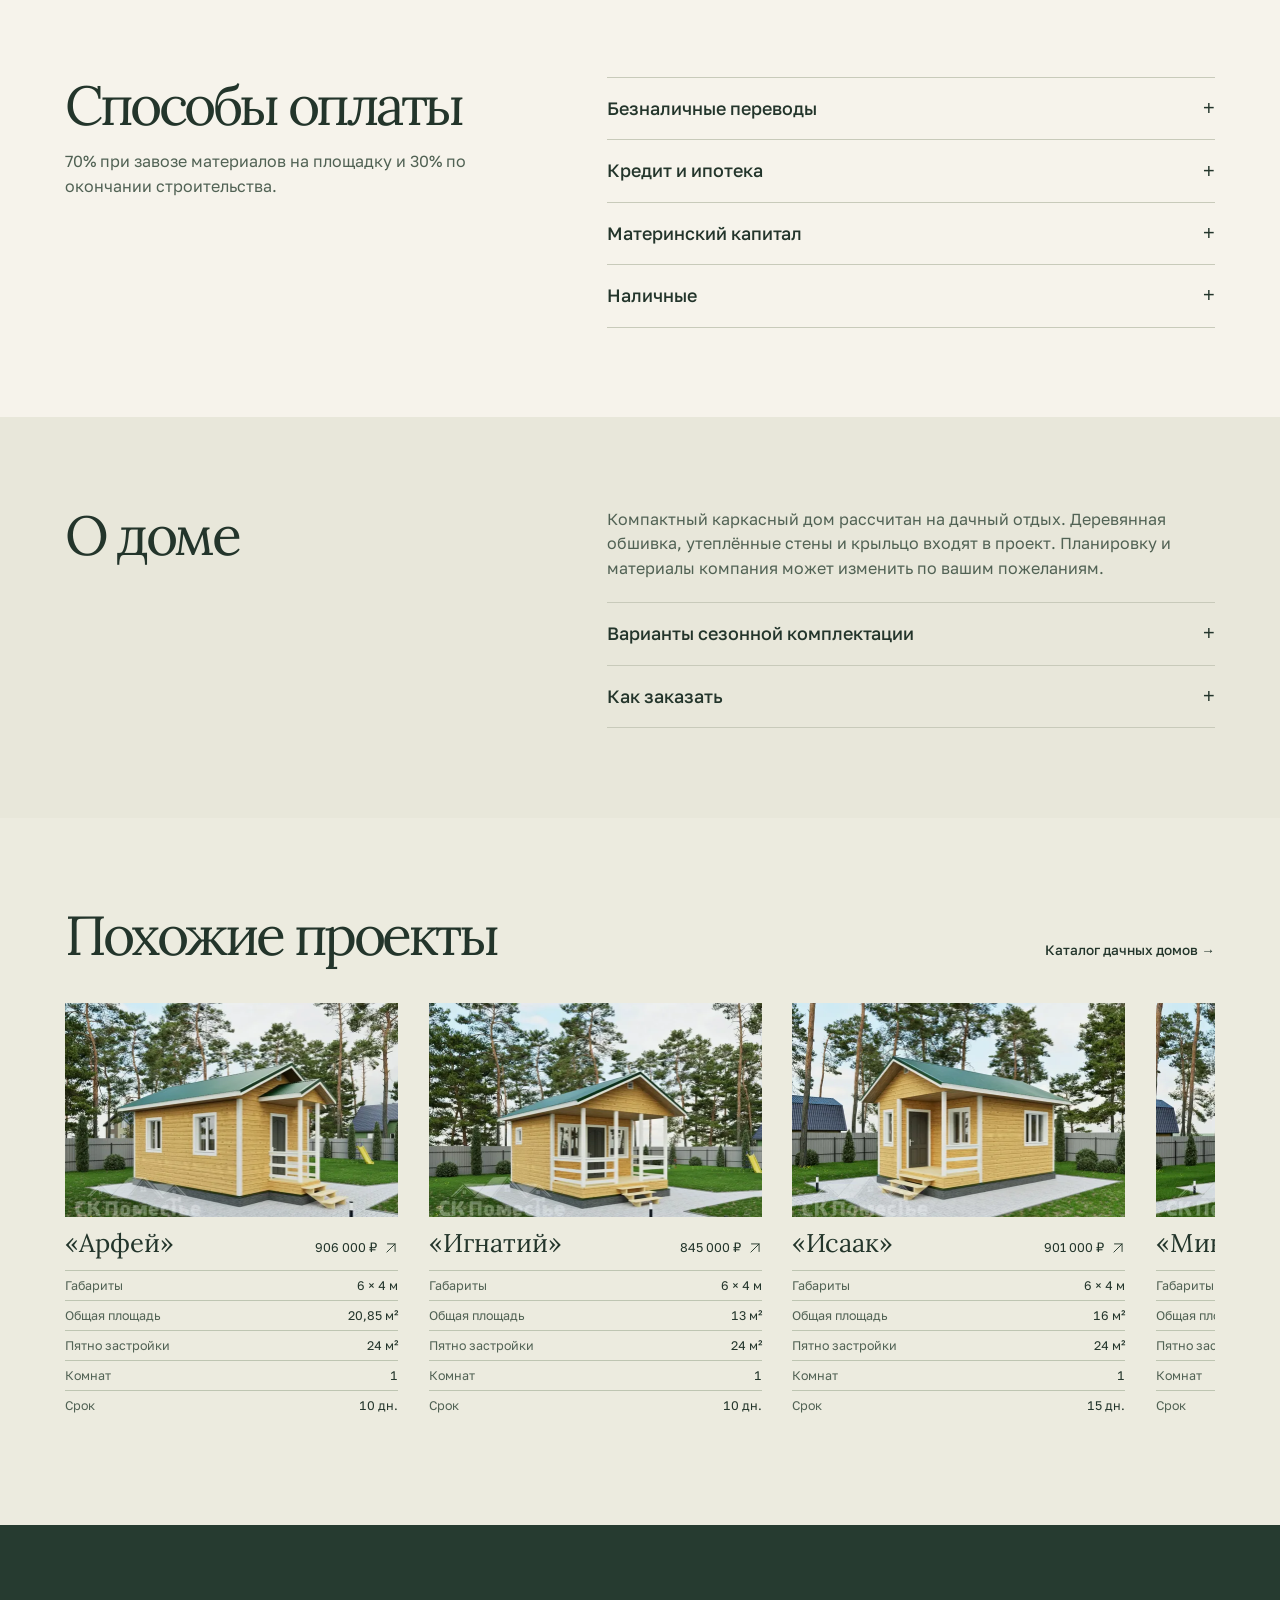
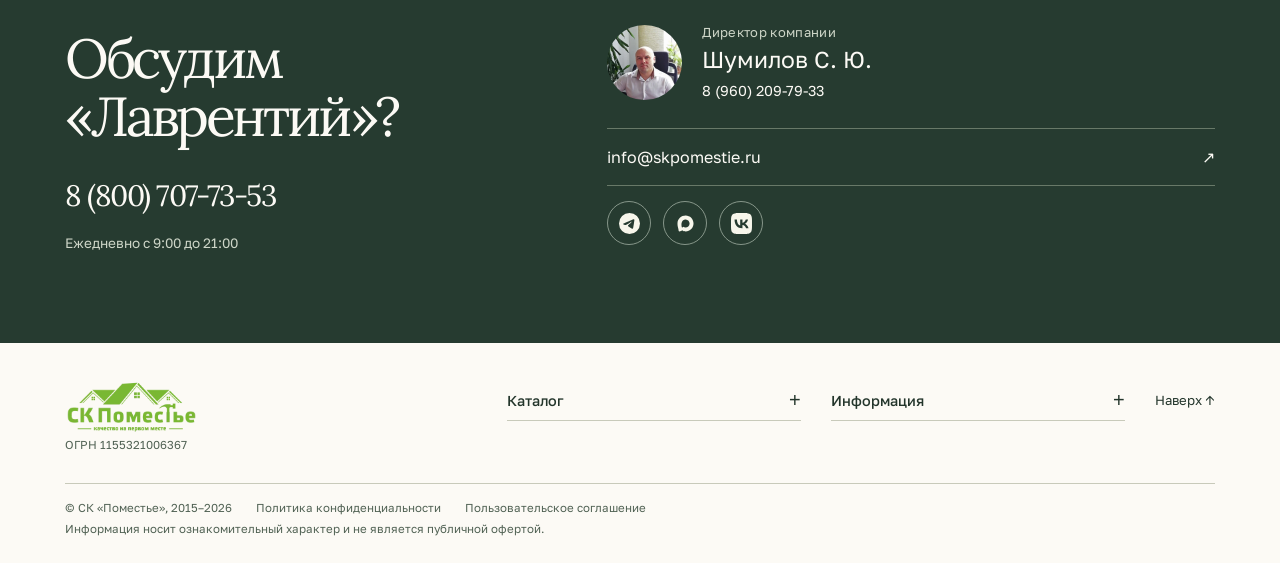
<file: lavrentiy.html>
<!DOCTYPE html>

<html lang="ru"><head>
<meta charset="utf-8"/><meta content="width=device-width,initial-scale=1" name="viewport"/><meta content="noindex,nofollow" name="robots"/>
<title>«Лаврентий» — дачный дом 4 × 4 м | СК Поместье</title>
<meta content="Планировка каркасного дома «Лаврентий», виды фасадов, комплектация «Дачный», дополнительные опции и примеры работ строительной компании «Поместье»." name="description"/>
<meta content="#283d30" name="theme-color"/><link href="assets/logo.webp" rel="icon"/><link href="assets/fonts.css" rel="stylesheet"/><link href="style.css" rel="stylesheet"/><link href="folio.css?v=project-route-1" rel="stylesheet"/><script defer="" src="app.js?v=project-route-1"></script>
<script defer="" src="project.js"></script></head><body id="top"><svg aria-hidden="true" class="icons" xmlns="http://www.w3.org/2000/svg"><defs><symbol id="i-open" viewBox="0 0 24 24"><path d="M4 10V4h6m4 0h6v6m0 4v6h-6m-4 0H4v-6"></path></symbol><symbol id="i-next" viewBox="0 0 24 24"><path d="M4 12h15m-6-6 6 6-6 6"></path></symbol><symbol id="i-out" viewBox="0 0 24 24"><path d="M5 19 19 5M6 5h13v13"></path></symbol><symbol id="i-down" viewBox="0 0 24 24"><path d="M5 7v9h14m-5-5 5 5-5 5"></path></symbol><symbol id="i-close" viewBox="0 0 24 24"><path d="m6 6 12 12M18 6 6 18"></path></symbol><symbol id="i-back" viewBox="0 0 24 24"><path d="M20 12H5m6-6-6 6 6 6"></path></symbol></defs></svg><a class="skip" href="#project">К проекту</a>
<header><div class="inner topbar"><a aria-label="СК Поместье, главная" class="brand" href="index.html"><img alt="СК Поместье" height="78" src="assets/logo.webp" width="200"/></a>
<nav aria-label="Навигация по демо" class="desk-nav"><a href="index.html">Главная</a><a href="garden.html">Дачные дома</a><a href="#plan">Планировка</a><a href="#package">Комплектация</a><a href="#contacts">Контакты</a></nav>
<a class="head-phone" href="tel:+78007077353">8 (800) 707-73-53</a><details class="mobnav"><summary aria-label="Меню"><span></span></summary><nav aria-label="Навигация по демо"><a href="index.html">Главная</a><a href="garden.html">Дачные дома</a><a href="#plan">Планировка</a><a href="#package">Комплектация</a><a href="#works">Наши работы</a><a href="#contacts">Контакты</a></nav></details></div></header>
<main id="project">
<nav aria-label="Хлебные крошки" class="inner project-trail"><a href="index.html">Главная</a><span aria-hidden="true">/</span><a href="garden.html">Дачные и садовые дома</a><span aria-hidden="true">/</span><span aria-current="page">Лаврентий</span></nav><section aria-labelledby="name" class="project-cover inner" id="gallery">
<div class="project-title"><h1 id="name">Лаврентий</h1><p>Дачный каркасный дом <br/>с крытым крыльцом</p></div>
<div class="folio">
<div class="views">
<button aria-label="Увеличить. Вид со стороны входа" class="main-view" data-image="0" type="button">
<img alt="Деревянный дом «Лаврентий» с зелёной крышей и небольшим крыльцом" fetchpriority="high" height="1200" id="main-view-image" src="assets/view-0.webp" width="1600"/>
<span class="view-caption">Вид со стороны входа</span><span class="expand-control"><svg aria-hidden="true" class="icon"><use href="#i-open"></use></svg></span>
</button>
<div aria-label="Выбрать ракурс или чертёж" class="angle-strip rail" data-rail="" role="group" tabindex="0"><button aria-pressed="true" class="angle" data-angle="0" type="button"><img alt="" height="72" src="assets/angles/0.webp" width="112"/><span>Вид со стороны входа</span></button><button aria-pressed="false" class="angle" data-angle="1" type="button"><img alt="" height="72" src="assets/angles/1.webp" width="112"/><span>План первого этажа</span></button><button aria-pressed="false" class="angle" data-angle="2" type="button"><img alt="" height="72" src="assets/angles/2.webp" width="112"/><span>Боковой фасад</span></button><button aria-pressed="false" class="angle" data-angle="3" type="button"><img alt="" height="72" src="assets/angles/3.webp" width="112"/><span>Задний фасад</span></button><button aria-pressed="false" class="angle" data-angle="4" type="button"><img alt="" height="72" src="assets/angles/4.webp" width="112"/><span>Крыльцо и вход</span></button><button aria-pressed="false" class="angle" data-angle="5" type="button"><img alt="" height="72" src="assets/angles/5.webp" width="112"/><span>Главный фасад</span></button></div>
</div>
<aside aria-label="Характеристики и стоимость проекта" class="folio-sheet">
<div class="floor-preview"><a aria-label="Посмотреть план первого этажа" href="#plan"><img alt="" height="385" src="assets/angles/floor-detail.webp" width="260"/><span>План первого этажа <svg aria-hidden="true" class="icon"><use href="#i-down"></use></svg></span></a></div>
<dl class="folio-specs"><div><dt>Габариты</dt><dd>4 × 4 м</dd></div><div><dt>Общая площадь</dt><dd>13 м²</dd></div><div><dt>Строительство</dt><dd>10 дней</dd></div></dl>
<a class="folio-price" href="#package"><span>Комплектация «Дачный»</span><strong>783 000 ₽</strong><svg aria-hidden="true" class="icon"><use href="#i-down"></use></svg></a>
</aside>
</div>
</section>
<section class="drawing-section" id="plan"><div class="inner drawings"><figure class="plan-visual">
<div class="drawing-board"><div class="drawing-page">
<img alt="Чертёж первого этажа с размерами стен, дверями и окнами" height="1200" loading="lazy" src="assets/view-1.webp" width="1600"/>
<span class="room-shade" data-highlight="0"></span>
</div><button aria-label="Увеличить чертёж" class="plan-enlarge" data-image="1" type="button"><svg aria-hidden="true" class="icon"><use href="#i-open"></use></svg></button></div>
<figcaption class="drawing-note"><span>План первого этажа</span><span>4 000 × 4 000 мм</span></figcaption>
</figure>
<div class="plan-copy"><div class="plan-step"><h2>Планировка</h2><p>Одна жилая комната, отдельный санузел и крыльцо с площадкой у входа. Выберите помещение, чтобы увидеть его на плане.</p><div aria-label="Помещение на плане" class="room-list" role="group"><button aria-pressed="true" data-room="0" type="button"><span>Кухня-гостиная</span><strong>11,19 м²</strong></button><button aria-pressed="false" data-room="1" type="button"><span>Санузел</span><strong>2,19 м²</strong></button><button aria-pressed="false" data-room="2" type="button"><span>Крыльцо</span><strong>1,44 м²</strong></button></div></div>
<div class="plan-step"><h2>Характеристики</h2><dl class="inline-data"><div><dt>Технология</dt><dd>Каркас</dd></div><div><dt>Габариты дома</dt><dd>4 × 4 м</dd></div><div><dt>Общая площадь</dt><dd>13 м²</dd></div><div><dt>Площадь застройки по каталогу</dt><dd>24 м²</dd></div><div><dt>Комнат</dt><dd>1</dd></div><div><dt>Срок строительства</dt><dd>10 дней</dd></div></dl></div></div></div></section>

<section class="inner pad split facts"><div><h2>Условия заказа</h2><a class="text-link" href="#contacts">Консультация по проекту <b>↗</b></a></div><div class="accordion"><details open=""><summary>Подарки при заказе до конца месяца</summary><p>Металлическая сетка от грызунов и антисептирование основания, лаг и чернового пола. Актуальные условия акции уточняйте в компании.</p></details><details><summary>Гарантия по договору</summary><p>Три года на материалы и три года на работы. Официальная обслуживаемая гарантия.</p></details><details><summary>Оплата в два этапа</summary><p>70% при завозе материалов на участок, оставшиеся 30% после подписания передаточного акта.</p></details><details><summary>Кредит у банков-партнёров</summary><p>Т-Банк, Альфа-Банк, Сбербанк, МТС Банк, Локо-Банк, Совкомбанк, ОТП Банк, Кредит Европа Банк и Ренессанс Банк.</p><a class="text-link" href="https://skpomestie.ru/credit/">Условия кредитования ↗</a></details></div></section>
<section class="changes" id="changes"><div class="inner split pad"><div><h2>Изменения <br/>в проекте</h2><p>Выберите, что хотите поменять. Компания рассчитывает стоимость изменений за один день.</p></div><form id="changes-form"><fieldset><legend class="sr">Варианты изменений</legend><label><input name="change" type="checkbox" value="Увеличить/уменьшить площадь"/><span>Увеличить/уменьшить площадь</span></label><label><input name="change" type="checkbox" value="Сделать перепланировку"/><span>Сделать перепланировку</span></label><label><input name="change" type="checkbox" value="Добавить утеплитель"/><span>Добавить утеплитель</span></label><label><input name="change" type="checkbox" value="Увеличить или изменить окна"/><span>Увеличить или изменить окна</span></label><label><input name="change" type="checkbox" value="Изменить материалы отделки"/><span>Изменить материалы отделки</span></label><label><input name="change" type="checkbox" value="Изменить материал кровли"/><span>Изменить материал кровли</span></label><label><input name="change" type="checkbox" value="Изменить высоту потолков"/><span>Изменить высоту потолков</span></label><label><input name="change" type="checkbox" value="Добавить/убрать веранду, крыльцо и др."/><span>Добавить/убрать веранду, крыльцо и др.</span></label></fieldset><button class="button" type="submit">Запросить расчёт по почте <b>↗</b></button></form></div></section>
<section class="inner pad split package" id="package"><div class="sticky-heading"><h2>Комплектация <br/>«Дачный»</h2><div class="package-price">783 000 ₽</div><a class="text-link" href="#contacts">Обсудить с компанией <b>↗</b></a></div><div class="package-details grouped-specs"><details open=""><summary>Основание и каркас</summary><dl class="spec-list"><div><dt>Фундамент</dt><dd>Рассчитывается при заказе</dd></div><div><dt>Основание</dt><dd>Двойное из бруса 100х150 мм.</dd></div><div><dt>Лаги пола</dt><dd>Из обрезной доски 50х150 мм. С шагом не более 590 мм.</dd></div><div><dt>Черновой пол</dt><dd>Из обрезной доски 20-22 мм.</dd></div><div><dt>Каркас наружных стен</dt><dd>Из обрезной доски 40х100 мм. Шаг 590 мм.</dd></div></dl></details><details><summary>Стены и утепление</summary><dl class="spec-list"><div><dt>Наружная отделка</dt><dd>Деревянная вагонка, класс «В», толщиной 14-16 мм, камерной сушки. Между каркасом и деревянной вагонкой - ветро-влагозащитная изоляция, контр-рейка (вентилируемый фасад)</dd></div><div><dt>Внутренняя отделка</dt><dd>Деревянная вагонка, класс «В», толщиной 14-16 мм, камерной сушки.</dd></div><div><dt>Утепление</dt><dd>Пол, потолок – рулонный утеплитель «КНАУФ ТИСМА», толщиной 100 мм. Стены – плитовой утеплитель «КНАУФ», толщиной 100 мм.</dd></div><div><dt>Высота потолка</dt><dd>Не менее 2200 мм.</dd></div><div><dt>Перегородки</dt><dd>Каркас перегородок – обрезная доска 40х100 мм.</dd></div></dl></details><details><summary>Кровля и отделка</summary><dl class="spec-list"><div><dt>Подкровельная изоляция</dt><dd>Ондутис или его аналоги.</dd></div><div><dt>Кровля</dt><dd>Ондулин, цвет на выбор (коричневый, красный, зелёный).</dd></div><div><dt>Двери</dt><dd>Входная - металлическая Россия. Межкомнатные двери – деревянные филёнчатые.</dd></div><div><dt>Окна</dt><dd>Деревянные с двойным остеклением. Окна отделываются деревянным наличником с двух сторон. Под окнами, с уличной стороны, устанавливаются металлические отливы.</dd></div><div><dt>Чистовой пол</dt><dd>Из шпунтовой доски толщиной 27-28 мм. Камерной сушки.</dd></div><div><dt>Фронтоны</dt><dd>Каркасные, снаружи зашиваются деревянной вагонкой, класс «В», толщиной 14-16 мм, камерной сушки. Между каркасом и деревянной вагонкой - ветро-влагозащитная изоляция, контр-рейка (вентилируемый фасад)</dd></div><div><dt>Карнизы</dt><dd>Не менее 270 мм. Подшиваются вагонкой камерной сушки.</dd></div><div><dt>Стропильная система</dt><dd>Из обрезной доски 150х40 мм. Шаг 590 мм.</dd></div><div><dt>Все горизонтальные и вертикальные углы комнат</dt><dd>Закрываются плинтусом из древесины хвойных пород.</dd></div><div><dt>Чистовая отделка выполняется</dt><dd>Оцинкованными гвоздями.</dd></div><div><dt>При входе</dt><dd>Выполняются ступени с площадкой.</dd></div></dl></details><details><summary>Доставка</summary><dl class="spec-list"><div><dt>Доставка</dt><dd>Первые 550 км от производственной базы в г. Пестово - бесплатно, далее от 150 рублей за 1 км.</dd></div></dl></details></div></section>
<section class="options"><div class="inner split pad"><div><h2>Дополнения</h2><p>Дополнительные работы и материалы к базовой комплектации дома.</p></div><div class="accordion"><details open=""><summary>Стоимость дополнений</summary><dl class="spec-list"><div><dt>Дополнительное деревянное окно 1х1.2 м</dt><dd>5 000 ₽</dd></div><div><dt>Дополнительное деревянное окно 0.6х0.6 м</dt><dd>2 000 ₽</dd></div><div><dt>Дополнительная филенчатая дверь 2х0.8 м.</dt><dd>5 100 ₽</dd></div><div><dt>Металлическая входная дверь, производство Россия</dt><dd>17 000 ₽</dd></div><div><dt>Окно ПВХ с однокамерным стеклопакетом 1х1.2 м.</dt><dd>10 500 ₽</dd></div><div><dt>Окно ПВХ с двухкамерным стеклопакетом 1х1.2 м.</dt><dd>12 000 ₽</dd></div><div><dt>Окно ПВХ с однокамерным стеклопакетом 0.6х0.6 м.</dt><dd>6 000 ₽</dd></div><div><dt>Окно ПВХ с двухкамерным стеклопакетом 0.6х0.6 м.</dt><dd>7 500 ₽</dd></div><div><dt>Бытовка рабочая утеплённая 3х2.3 м., для проживания строителей</dt><dd>30 000 ₽</dd></div><div><dt>Замена кровли ондулин на металлочерепицу</dt><dd>рассчитывается при заказе.</dd></div><div><dt>Аренда генератора (бензин заказчика)</dt><dd>15 000 ₽</dd></div><div><dt>Замена сухой половой шпунтованной доски, толщиной 27 мм., на доску, толщиной 36 мм.</dt><dd>450 ₽/м²</dd></div><div><dt>Дополнительная каркасная перегородка</dt><dd>рассчитывается при заказе</dd></div></dl></details></div></div></section>
<section class="inner pad" id="works"><div class="section-line"><h2>Наши работы</h2><a class="text-link" href="https://skpomestie.ru/portfolio/">Все объекты <b>↗</b></a></div><div aria-label="Построенные объекты, горизонтальная прокрутка" class="rail work-rail" data-rail="" role="region" tabindex="0"><article class="work-card"><button aria-label='Открыть фотографии. Московская область, СНТ "Звёздочка"' class="work-photo" data-work="0" type="button"><img alt="Каркасный дом по проекту Заказчика в Московской области" loading="lazy" src="assets/work-0.webp"/><span class="work-action">Смотреть фото <svg aria-hidden="true" class="icon"><use href="#i-open"></use></svg></span></button><h3>Московская область, СНТ "Звёздочка"</h3><p>8 на 8 м <i></i> 30 дн</p><a class="work-report" href="https://skpomestie.ru/portfolio/karkasnyy-dom-po-proektu-zakazchika-v-moskovskoy-oblasti.html">Об объекте <svg aria-hidden="true" class="icon"><use href="#i-out"></use></svg></a></article><article class="work-card"><button aria-label="Открыть фотографии. Московская область, Новая Москва" class="work-photo" data-work="1" type="button"><img alt='Каркасный дом по проекту "Иван"' loading="lazy" src="assets/work-1.webp"/><span class="work-action">Смотреть фото <svg aria-hidden="true" class="icon"><use href="#i-open"></use></svg></span></button><h3>Московская область, Новая Москва</h3><p>9 на 8 м <i></i> 17 дн</p><a class="work-report" href="https://skpomestie.ru/portfolio/karkasnyy-dom-po-proektu-ivan.html">Об объекте <svg aria-hidden="true" class="icon"><use href="#i-out"></use></svg></a></article><article class="work-card"><button aria-label='Открыть фотографии. Московская область, п. "Зеленоградский"' class="work-photo" data-work="2" type="button"><img alt='Каркасный дом по проекту "Борис" с изменениями со стороны "Заказчика"' loading="lazy" src="assets/work-2.webp"/><span class="work-action">Смотреть фото <svg aria-hidden="true" class="icon"><use href="#i-open"></use></svg></span></button><h3>Московская область, п. "Зеленоградский"</h3><p>6 на 10 м <i></i> 17 дн</p><a class="work-report" href="https://skpomestie.ru/portfolio/karkasnyy-dom-po-proektu-boris-s-izmeneniyami-so-storony-zakazchika.html">Об объекте <svg aria-hidden="true" class="icon"><use href="#i-out"></use></svg></a></article><article class="work-card"><button aria-label="Открыть фотографии. Московская область, д. Новинское" class="work-photo" data-work="3" type="button"><img alt='Каркасный дом по проекту "Владимир" ' loading="lazy" src="assets/work-3.webp"/><span class="work-action">Смотреть фото <svg aria-hidden="true" class="icon"><use href="#i-open"></use></svg></span></button><h3>Московская область, д. Новинское</h3><p>8 на 8 м <i></i> 13 дн</p><a class="work-report" href="https://skpomestie.ru/portfolio/karkasnyj-dom-po-proektu-vladimir.html">Об объекте <svg aria-hidden="true" class="icon"><use href="#i-out"></use></svg></a></article><article class="work-card"><button aria-label="Открыть фотографии. Московская область, деревня Слобода" class="work-photo" data-work="4" type="button"><img alt="Каркасный дом 5 на 4 по проекту Заказчика" loading="lazy" src="assets/work-4.webp"/><span class="work-action">Смотреть фото <svg aria-hidden="true" class="icon"><use href="#i-open"></use></svg></span></button><h3>Московская область, деревня Слобода</h3><p>5 на 4 м <i></i> 7 дн</p><a class="work-report" href="https://skpomestie.ru/portfolio/karkasnyy-dom-5-na-4-po-proektu-zakazchika.html">Об объекте <svg aria-hidden="true" class="icon"><use href="#i-out"></use></svg></a></article><article class="work-card"><button aria-label='Открыть фотографии. Московская область, СНТ "Строитель-1"' class="work-photo" data-work="5" type="button"><img alt="Какрасный дом с большой террасой в СНТ Строитель-1" loading="lazy" src="assets/work-5.webp"/><span class="work-action">Смотреть фото <svg aria-hidden="true" class="icon"><use href="#i-open"></use></svg></span></button><h3>Московская область, СНТ "Строитель-1"</h3><p>6 на 8 м <i></i> 10 дн</p><a class="work-report" href="https://skpomestie.ru/portfolio/kakrasnyj-dom-s-bolshoj-terrasoj-v-snt-stroitel-1.html">Об объекте <svg aria-hidden="true" class="icon"><use href="#i-out"></use></svg></a></article><article class="work-card"><button aria-label="Открыть фотографии. Московская область, д. Трубино" class="work-photo" data-work="6" type="button"><img alt="Дом из бруса по проекту заказчика 8х8.5 м" loading="lazy" src="assets/work-6.webp"/><span class="work-action">Смотреть фото <svg aria-hidden="true" class="icon"><use href="#i-open"></use></svg></span></button><h3>Московская область, д. Трубино</h3><p>8 на 8.5 м <i></i> 26 дн</p><a class="work-report" href="https://skpomestie.ru/portfolio/dom-iz-br-po-zakazchika-8x85.html">Об объекте <svg aria-hidden="true" class="icon"><use href="#i-out"></use></svg></a></article><article class="work-card"><button aria-label="Открыть фотографии. Новгородская область, д. Евантеево" class="work-photo" data-work="7" type="button"><img alt="Каркасная баня с мансардой, размером 6х6 м" loading="lazy" src="assets/work-7.webp"/><span class="work-action">Смотреть фото <svg aria-hidden="true" class="icon"><use href="#i-open"></use></svg></span></button><h3>Новгородская область, д. Евантеево</h3><p>6 на 6 м <i></i> 20 дн</p><a class="work-report" href="https://skpomestie.ru/portfolio/karkas-banya-6x6-m-1etag.html">Об объекте <svg aria-hidden="true" class="icon"><use href="#i-out"></use></svg></a></article><article class="work-card"><button aria-label="Открыть фотографии. Московская область, д. Настасьино" class="work-photo" data-work="8" type="button"><img alt="Каркасная баня 6x5 по индивидаульному проекту " loading="lazy" src="assets/work-8.webp"/><span class="work-action">Смотреть фото <svg aria-hidden="true" class="icon"><use href="#i-open"></use></svg></span></button><h3>Московская область, д. Настасьино</h3><p>6 на 5 м <i></i> 9 дн</p><a class="work-report" href="https://skpomestie.ru/portfolio/karkasnaya-banya-6x5-po-individaulnomu-proektu-.html">Об объекте <svg aria-hidden="true" class="icon"><use href="#i-out"></use></svg></a></article><article class="work-card"><button aria-label='Открыть фотографии. Тульская область, СНТ "Дружба-1"' class="work-photo" data-work="9" type="button"><img alt='Каркасный дом по проекту "Степан"' loading="lazy" src="assets/work-9.webp"/><span class="work-action">Смотреть фото <svg aria-hidden="true" class="icon"><use href="#i-open"></use></svg></span></button><h3>Тульская область, СНТ "Дружба-1"</h3><p>9 на 7 м <i></i> 18 дн</p><a class="work-report" href="https://skpomestie.ru/portfolio/karkasnyy-dom-po-proektu-stepan.html">Об объекте <svg aria-hidden="true" class="icon"><use href="#i-out"></use></svg></a></article><article class="work-card"><button aria-label="Открыть фотографии. Московская область, д. Покровское" class="work-photo" data-work="10" type="button"><img alt="Каркасный дом по проекту Геннадий в комплектации Без отделки" loading="lazy" src="assets/work-10.webp"/><span class="work-action">Смотреть фото <svg aria-hidden="true" class="icon"><use href="#i-open"></use></svg></span></button><h3>Московская область, д. Покровское</h3><p>6 на 6 м <i></i> 6 дн</p><a class="work-report" href="https://skpomestie.ru/portfolio/karkasnyy-dom-po-proektu-gennadiy-v-komplektatsii-bez-otdelki.html">Об объекте <svg aria-hidden="true" class="icon"><use href="#i-out"></use></svg></a></article><article class="work-card"><button aria-label="Открыть фотографии. Новгородская область, д. Григорово" class="work-photo" data-work="11" type="button"><img alt='Каркасный  дом по проекту "Заказчика" 12x11м' loading="lazy" src="assets/work-11.webp"/><span class="work-action">Смотреть фото <svg aria-hidden="true" class="icon"><use href="#i-open"></use></svg></span></button><h3>Новгородская область, д. Григорово</h3><p>12 на 11 м <i></i> 35 дн</p><a class="work-report" href="https://skpomestie.ru/portfolio/karkasnyj-dom-po-proektu-zakazchika-12x11m.html">Об объекте <svg aria-hidden="true" class="icon"><use href="#i-out"></use></svg></a></article><article class="work-card"><button aria-label='Открыть фотографии. Московская область, СТ "Лесное"' class="work-photo" data-work="12" type="button"><img alt='Каркасная баня по проекту "Кира", с изменениями со стороны "Заказчика"' loading="lazy" src="assets/work-12.webp"/><span class="work-action">Смотреть фото <svg aria-hidden="true" class="icon"><use href="#i-open"></use></svg></span></button><h3>Московская область, СТ "Лесное"</h3><p>6 на 6 м <i></i> 14 дн</p><a class="work-report" href="https://skpomestie.ru/portfolio/karkasnyj-dom-po-proektu-zakazchika80.html">Об объекте <svg aria-hidden="true" class="icon"><use href="#i-out"></use></svg></a></article><article class="work-card"><button aria-label='Открыть фотографии. Новгородская область, СТ "Нерцы"' class="work-photo" data-work="13" type="button"><img alt='Мансардынй каркасный дом по проекту "Заказчика"' loading="lazy" src="assets/work-13.webp"/><span class="work-action">Смотреть фото <svg aria-hidden="true" class="icon"><use href="#i-open"></use></svg></span></button><h3>Новгородская область, СТ "Нерцы"</h3><p>6 на 6 м <i></i> 14 дн</p><a class="work-report" href="https://skpomestie.ru/portfolio/karkasnyj-dom-po-proektu-zakazchika81.html">Об объекте <svg aria-hidden="true" class="icon"><use href="#i-out"></use></svg></a></article><article class="work-card"><button aria-label='Открыть фотографии. Московская область, поселок "Приозёрный"' class="work-photo" data-work="14" type="button"><img alt="Каркасный дом по проекту Алексей" loading="lazy" src="assets/work-14.webp"/><span class="work-action">Смотреть фото <svg aria-hidden="true" class="icon"><use href="#i-open"></use></svg></span></button><h3>Московская область, поселок "Приозёрный"</h3><p>8 на 6 м <i></i> 13 дн</p><a class="work-report" href="https://skpomestie.ru/portfolio/dom-6na8-aleksej.html">Об объекте <svg aria-hidden="true" class="icon"><use href="#i-out"></use></svg></a></article><article class="work-card"><button aria-label="Открыть фотографии. Тверская область, д. Юряхино" class="work-photo" data-work="15" type="button"><img alt='Каркасный дом по проекту "Даромир" с изменениями со стороны "Заказчика"' loading="lazy" src="assets/work-15.webp"/><span class="work-action">Смотреть фото <svg aria-hidden="true" class="icon"><use href="#i-open"></use></svg></span></button><h3>Тверская область, д. Юряхино</h3><p>13 дней</p><a class="work-report" href="https://skpomestie.ru/portfolio/karkasnyj-dom-po-proektu-zakazchika78.html">Об объекте <svg aria-hidden="true" class="icon"><use href="#i-out"></use></svg></a></article><article class="work-card"><button aria-label='Открыть фотографии. Московская область, СНТ "Автомобилист"' class="work-photo" data-work="16" type="button"><img alt="Каркасный дом с террасой по проекту заказчика" loading="lazy" src="assets/work-16.webp"/><span class="work-action">Смотреть фото <svg aria-hidden="true" class="icon"><use href="#i-open"></use></svg></span></button><h3>Московская область, СНТ "Автомобилист"</h3><p>6 на 8 м <i></i> 23 дн</p><a class="work-report" href="https://skpomestie.ru/portfolio/karkasnyj-dom-po-proektu-zakazchika77.html">Об объекте <svg aria-hidden="true" class="icon"><use href="#i-out"></use></svg></a></article><article class="work-card"><button aria-label="Открыть фотографии. Московская область, СНТ Алешинские сады" class="work-photo" data-work="17" type="button"><img alt='Каркасный полутороэтажный дом по проекту "Степан"' loading="lazy" src="assets/work-17.webp"/><span class="work-action">Смотреть фото <svg aria-hidden="true" class="icon"><use href="#i-open"></use></svg></span></button><h3>Московская область, СНТ Алешинские сады</h3><p>9 на 7 м <i></i> 20 дн</p><a class="work-report" href="https://skpomestie.ru/portfolio/dom-stepan.html">Об объекте <svg aria-hidden="true" class="icon"><use href="#i-out"></use></svg></a></article><article class="work-card"><button aria-label="Открыть фотографии. Ленинградская область, СНТ Энергия" class="work-photo" data-work="18" type="button"><img alt='Каркасный одноэтажныйдом по проекту "Заказчика"' loading="lazy" src="assets/work-18.webp"/><span class="work-action">Смотреть фото <svg aria-hidden="true" class="icon"><use href="#i-open"></use></svg></span></button><h3>Ленинградская область, СНТ Энергия</h3><p>6 на 8 м <i></i> 23 дн</p><a class="work-report" href="https://skpomestie.ru/portfolio/karkasnyj-dom-po-proektu-zakazchika1.html">Об объекте <svg aria-hidden="true" class="icon"><use href="#i-out"></use></svg></a></article><article class="work-card"><button aria-label="Открыть фотографии. Московская область, д. Мясищево" class="work-photo" data-work="19" type="button"><img alt='Каркасный дом по проекту "Михаил"' loading="lazy" src="assets/work-19.webp"/><span class="work-action">Смотреть фото <svg aria-hidden="true" class="icon"><use href="#i-open"></use></svg></span></button><h3>Московская область, д. Мясищево</h3><p>9 на 7 м <i></i> 37 дн</p><a class="work-report" href="https://skpomestie.ru/portfolio/dom-7na9-po-proekty-mixail.html">Об объекте <svg aria-hidden="true" class="icon"><use href="#i-out"></use></svg></a></article></div></section>
<section class="process"><div class="inner split pad"><div class="sticky-heading"><h2>Как мы <br/>работаем</h2></div><ol class="steps"><li><h3>Оставляете заявку</h3><p>Свяжитесь с компанией по бесплатному номеру <a href="tel:+78007077353">8 (800) 707-73-53</a> или <a href="https://skpomestie.ru/dachnye-doma/proekt-lavrentiy.html">оставьте заявку на официальном сайте</a>.</p></li><li><h3>Уточняем все детали</h3><p>Вносим изменения, подбираем комплектацию и составляем подробное техническое описание.</p></li><li><h3>Подписание договора</h3><p>Все договоренности отразим в комплектации, пропишем гарантию и зафиксируем стоимость.</p></li><li><h3>Завоз материалов + предоплата</h3><p>Вы оплачиваете 70% стоимости после того, как мы привезем все материалы на участок.</p></li><li><h3>Строительство объекта</h3><p>Строим точно в срок с соблюдением регламентов, используя современные инструменты.</p></li><li><h3>Приемка объекта + окончательный расчет</h3><p>30% оплачивается по окончании строительства и подписания акта приема-передачи объекта.</p></li></ol></div></section>
<section class="inner split pad"><div><h2>Способы оплаты</h2><p>70% при завозе материалов на площадку и 30% по окончании строительства.</p></div><div class="accordion"><details><summary>Безналичные переводы</summary><p>Оплата по счету для физлица, осуществляется в кассе любого банка или через мобильное приложение банка</p></details><details><summary>Кредит и ипотека</summary><p>Выгодные условия и льготная ипотека от «Почта Банк»</p></details><details><summary>Материнский капитал</summary><p>Вы можете воспользоваться сертификатом материнского капитала для оплаты строительства дома для ПМЖ</p></details><details><summary>Наличные</summary><p>Мы принимаем оплату наличными или переводом и выдаём все подтверждающие документы (квитанции)</p></details></div></section>
<section class="article"><div class="inner split pad"><h2>О доме</h2><div><p>Компактный каркасный дом рассчитан на дачный отдых. Деревянная обшивка, утеплённые стены и крыльцо входят в проект. Планировку и материалы компания может изменить по вашим пожеланиям.</p><div class="accordion"><details><summary>Варианты сезонной комплектации</summary><ul><li>Лето — комплектация оптимальна для тёплого времени года, включает необходимые элементы для комфортного отдыха на даче.</li><li>Весна-осень — добавлен слой утепления для проживания в межсезонье, используются имитация бруса для наружной отделки.</li><li>Зима — комплектация включает улучшенную теплоизоляцию. Каркас выполнен из калиброванной доски.</li><li>Без отделки — базовый вариант для тех, кто хочет самостоятельно оформить внутреннее пространство по своему вкусу.</li></ul></details><details><summary>Как заказать</summary><p>Свяжитесь со специалистом компании, чтобы уточнить комплектацию, сроки установки, стоимость и условия оплаты. Есть варианты кредита и рассрочки.</p></details></div></div></div></section>
<section class="related" id="related"><div class="inner pad"><div class="section-line"><h2>Похожие проекты</h2><a class="text-link" href="garden.html">Каталог дачных домов →</a></div><div aria-label="Галерея похожих проектов" class="rail related-rail" data-rail="" role="region" tabindex="0"><article class="related-house"><a href="https://skpomestie.ru/dachnye-doma/proekt-arfey.html"><img alt="" height="500" loading="lazy" src="assets/related/house-1.webp" width="667"/><h3>«Арфей»</h3><span class="related-price">906 000 ₽ <svg aria-hidden="true" class="icon"><use href="#i-out"></use></svg></span></a><dl><div><dt>Габариты</dt><dd>6 × 4 м</dd></div><div><dt>Общая площадь</dt><dd>20,85 м²</dd></div><div><dt>Пятно застройки</dt><dd>24 м²</dd></div><div><dt>Комнат</dt><dd>1</dd></div><div><dt>Срок</dt><dd>10 дн.</dd></div></dl></article><article class="related-house"><a href="https://skpomestie.ru/dachnye-doma/proekt-ignatiy.html"><img alt="" height="500" loading="lazy" src="assets/related/house-2.webp" width="667"/><h3>«Игнатий»</h3><span class="related-price">845 000 ₽ <svg aria-hidden="true" class="icon"><use href="#i-out"></use></svg></span></a><dl><div><dt>Габариты</dt><dd>6 × 4 м</dd></div><div><dt>Общая площадь</dt><dd>13 м²</dd></div><div><dt>Пятно застройки</dt><dd>24 м²</dd></div><div><dt>Комнат</dt><dd>1</dd></div><div><dt>Срок</dt><dd>10 дн.</dd></div></dl></article><article class="related-house"><a href="https://skpomestie.ru/dachnye-doma/proekt-isaak.html"><img alt="" height="500" loading="lazy" src="assets/related/house-3.webp" width="667"/><h3>«Исаак»</h3><span class="related-price">901 000 ₽ <svg aria-hidden="true" class="icon"><use href="#i-out"></use></svg></span></a><dl><div><dt>Габариты</dt><dd>6 × 4 м</dd></div><div><dt>Общая площадь</dt><dd>16 м²</dd></div><div><dt>Пятно застройки</dt><dd>24 м²</dd></div><div><dt>Комнат</dt><dd>1</dd></div><div><dt>Срок</dt><dd>15 дн.</dd></div></dl></article><article class="related-house"><a href="https://skpomestie.ru/dachnye-doma/proekt-mika.html"><img alt="" height="500" loading="lazy" src="assets/related/house-4.webp" width="667"/><h3>«Мика»</h3><span class="related-price">1 164 000 ₽ <svg aria-hidden="true" class="icon"><use href="#i-out"></use></svg></span></a><dl><div><dt>Габариты</dt><dd>6 × 4 м</dd></div><div><dt>Общая площадь</dt><dd>37 м²</dd></div><div><dt>Пятно застройки</dt><dd>26 м²</dd></div><div><dt>Комнат</dt><dd>2</dd></div><div><dt>Срок</dt><dd>14 дн.</dd></div></dl></article><article class="related-house"><a href="https://skpomestie.ru/dachnye-doma/prokhor.html"><img alt="" height="500" loading="lazy" src="assets/related/house-5.webp" width="667"/><h3>«Прохор»</h3><span class="related-price">1 262 000 ₽ <svg aria-hidden="true" class="icon"><use href="#i-out"></use></svg></span></a><dl><div><dt>Габариты</dt><dd>6 × 8 м</dd></div><div><dt>Общая площадь</dt><dd>32 м²</dd></div><div><dt>Пятно застройки</dt><dd>48 м²</dd></div><div><dt>Комнат</dt><dd>3</dd></div><div><dt>Срок</dt><dd>20 дн.</dd></div></dl></article><article class="related-house"><a href="https://skpomestie.ru/dachnye-doma/ermolay.html"><img alt="" height="500" loading="lazy" src="assets/related/house-6.webp" width="667"/><h3>«Ермолай»</h3><span class="related-price">1 576 000 ₽ <svg aria-hidden="true" class="icon"><use href="#i-out"></use></svg></span></a><dl><div><dt>Габариты</dt><dd>6 × 8 м</dd></div><div><dt>Общая площадь</dt><dd>61 м²</dd></div><div><dt>Пятно застройки</dt><dd>48 м²</dd></div><div><dt>Комнат</dt><dd>3</dd></div><div><dt>Срок</dt><dd>25 дн.</dd></div></dl></article><article class="related-house"><a href="https://skpomestie.ru/dachnye-doma/evdokim.html"><img alt="" height="500" loading="lazy" src="assets/related/house-7.webp" width="667"/><h3>«Евдоким»</h3><span class="related-price">1 391 000 ₽ <svg aria-hidden="true" class="icon"><use href="#i-out"></use></svg></span></a><dl><div><dt>Габариты</dt><dd>6 × 6 м</dd></div><div><dt>Общая площадь</dt><dd>46 м²</dd></div><div><dt>Пятно застройки</dt><dd>36 м²</dd></div><div><dt>Комнат</dt><dd>2</dd></div><div><dt>Срок</dt><dd>25 дн.</dd></div></dl></article><article class="related-house"><a href="https://skpomestie.ru/dachnye-doma/avdey.html"><img alt="" height="500" loading="lazy" src="assets/related/house-8.webp" width="667"/><h3>«Авдей»</h3><span class="related-price">1 336 000 ₽ <svg aria-hidden="true" class="icon"><use href="#i-out"></use></svg></span></a><dl><div><dt>Габариты</dt><dd>6 × 6 м</dd></div><div><dt>Общая площадь</dt><dd>46 м²</dd></div><div><dt>Пятно застройки</dt><dd>36 м²</dd></div><div><dt>Комнат</dt><dd>2</dd></div><div><dt>Срок</dt><dd>25 дн.</dd></div></dl></article><article class="related-house"><a href="https://skpomestie.ru/dachnye-doma/efim.html"><img alt="" height="500" loading="lazy" src="assets/related/house-9.webp" width="667"/><h3>«Ефим»</h3><span class="related-price">1 391 000 ₽ <svg aria-hidden="true" class="icon"><use href="#i-out"></use></svg></span></a><dl><div><dt>Габариты</dt><dd>6 × 9 м</dd></div><div><dt>Общая площадь</dt><dd>42 м²</dd></div><div><dt>Пятно застройки</dt><dd>54 м²</dd></div><div><dt>Комнат</dt><dd>2</dd></div><div><dt>Срок</dt><dd>25 дн.</dd></div></dl></article><article class="related-house"><a href="https://skpomestie.ru/dachnye-doma/tikhon.html"><img alt="" height="500" loading="lazy" src="assets/related/house-10.webp" width="667"/><h3>«Тихон»</h3><span class="related-price">1 154 000 ₽ <svg aria-hidden="true" class="icon"><use href="#i-out"></use></svg></span></a><dl><div><dt>Габариты</dt><dd>6 × 6 м</dd></div><div><dt>Общая площадь</dt><dd>32 м²</dd></div><div><dt>Пятно застройки</dt><dd>39 м²</dd></div><div><dt>Комнат</dt><dd>1</dd></div><div><dt>Срок</dt><dd>20 дн.</dd></div></dl></article><article class="related-house"><a href="https://skpomestie.ru/dachnye-doma/dachnyy-dom-spartak-7x6.html"><img alt="" height="500" loading="lazy" src="assets/related/house-11.webp" width="667"/><h3>«Спартак»</h3><span class="related-price">1 169 000 ₽ <svg aria-hidden="true" class="icon"><use href="#i-out"></use></svg></span></a><dl><div><dt>Габариты</dt><dd>7 × 6 м</dd></div><div><dt>Общая площадь</dt><dd>27 м²</dd></div><div><dt>Пятно застройки</dt><dd>42 м²</dd></div><div><dt>Комнат</dt><dd>1</dd></div><div><dt>Срок</dt><dd>20 дн.</dd></div></dl></article><article class="related-house"><a href="https://skpomestie.ru/dachnye-doma/emelyan.html"><img alt="" height="500" loading="lazy" src="assets/related/house-12.webp" width="667"/><h3>«Емельян»</h3><span class="related-price">1 391 000 ₽ <svg aria-hidden="true" class="icon"><use href="#i-out"></use></svg></span></a><dl><div><dt>Габариты</dt><dd>6 × 8 м</dd></div><div><dt>Общая площадь</dt><dd>43 м²</dd></div><div><dt>Пятно застройки</dt><dd>48 м²</dd></div><div><dt>Комнат</dt><dd>2</dd></div><div><dt>Срок</dt><dd>25 дн.</dd></div></dl></article></div></div></section><section class="contact" id="contacts"><div class="inner split pad"><div><h2>Обсудим <br/>«Лаврентий»?</h2><a class="big-phone" href="tel:+78007077353">8 (800) 707-73-53</a><p>Ежедневно с 9:00 до 21:00</p></div><div class="contact-side"><div class="person"><img alt="Шумилов С. Ю." loading="lazy" src="assets/director.webp"/><div><span>Директор компании</span><h3>Шумилов С. Ю.</h3><a href="tel:+79602097933">8 (960) 209-79-33</a></div></div><a class="contact-row" href="mailto:info@skpomestie.ru">info@skpomestie.ru <b>↗</b></a><div class="socials"><a aria-label="Telegram" href="https://t.me/skpomestie" title="Telegram"><svg aria-hidden="true" focusable="false" height="22" width="22"><use href="assets/socials.svg#telegram"></use></svg></a><a aria-label="MAX" href="https://max.ru/u/f9LHodD0cOJR6CGdd--tRf8iXYR94sBpWed0ZR32M8wq-3ZBjKEI17giQqE" title="MAX"><svg aria-hidden="true" focusable="false" height="22" width="22"><use href="assets/socials.svg#max"></use></svg></a><a aria-label="ВКонтакте" href="https://vk.com/public210077234" title="ВКонтакте"><svg aria-hidden="true" focusable="false" height="22" width="22"><use href="assets/socials.svg#vk"></use></svg></a></div></div></div></section>
</main><footer><div class="inner"><div class="foot-grid"><div><a aria-label="СК Поместье, главная" href="index.html"><img alt="СК Поместье" src="assets/logo.webp" width="150"/></a><p>ОГРН 1155321006367</p></div><details><summary>Каталог</summary><nav><span aria-disabled="true" class="unavailable">Каркасные дома</span><a href="garden.html">Дачные и садовые дома</a><span aria-disabled="true" class="unavailable">Каркасные бани</span><span aria-disabled="true" class="unavailable">Дома из бруса</span><span aria-disabled="true" class="unavailable">Бани из бруса</span><span aria-disabled="true" class="unavailable">Мобильные бани</span><span aria-disabled="true" class="unavailable">Срубы домов</span><span aria-disabled="true" class="unavailable">Срубы бань</span></nav></details><details><summary>Информация</summary><nav><a href="https://skpomestie.ru/about/">О компании</a><a href="https://skpomestie.ru/portfolio/">Наши работы</a><a href="https://skpomestie.ru/otzivy/">Отзывы</a><a href="https://skpomestie.ru/aktsii/">Акции</a><a href="https://skpomestie.ru/garantii/">Гарантия</a><a href="https://skpomestie.ru/dostavka-i-oplata/">Доставка и оплата</a><a href="https://skpomestie.ru/dogovor/">Договор</a><a href="https://skpomestie.ru/credit/">Кредит</a><a href="https://skpomestie.ru/mat-kapital/">Материнский капитал</a><a href="https://skpomestie.ru/staty/">Статьи</a><a href="https://skpomestie.ru/contacts/">Контакты</a></nav></details><a class="to-top" href="#top">Наверх ↑</a></div><div class="legal"><span>© СК «Поместье», 2015–2026</span><a href="https://skpomestie.ru/politika-konfidenczialnosti/">Политика конфиденциальности</a><a href="https://skpomestie.ru/soglashenie/">Пользовательское соглашение</a></div><small>Информация носит ознакомительный характер и не является публичной офертой.</small></div></footer>
<dialog aria-labelledby="viewer-label" id="viewer">
<div class="viewer-shell">
<div class="viewer-bar"><span id="viewer-label"></span><button aria-label="Закрыть" id="close" type="button"><svg aria-hidden="true" class="icon"><use href="#i-close"></use></svg></button></div>
<img alt="" id="viewer-img" src="assets/view-0.webp"/>
<div class="viewer-controls"><button aria-label="Предыдущее изображение" data-turn="-1" type="button"><svg aria-hidden="true" class="icon"><use href="#i-back"></use></svg></button><span id="counter"></span><button aria-label="Следующее изображение" data-turn="1" type="button"><svg aria-hidden="true" class="icon"><use href="#i-next"></use></svg></button></div>
</div>
</dialog>
</body></html>
</file>
<file: assets/fonts.css>
@font-face {
  font-family: 'Lora';
  font-style: normal;
  font-weight: 400 700;
  font-display: swap;
  src: url(lora-cyrillic.woff2) format('woff2');
  unicode-range: U+0301, U+0400-045F, U+0490-0491, U+04B0-04B1, U+2116;
}
@font-face {
  font-family: 'Lora';
  font-style: normal;
  font-weight: 400 700;
  font-display: swap;
  src: url(lora-latin.woff2) format('woff2');
  unicode-range: U+0000-00FF, U+0131, U+0152-0153, U+02BB-02BC, U+02C6, U+02DA, U+02DC, U+0304, U+0308, U+0329, U+2000-206F, U+20AC, U+2122, U+2191, U+2193, U+2212, U+2215, U+FEFF, U+FFFD;
}
@font-face {
  font-family: 'Golos Text';
  font-style: normal;
  font-weight: 400 700;
  font-display: swap;
  src: url(golostext-cyrillic.woff2) format('woff2');
  unicode-range: U+0301, U+0400-045F, U+0490-0491, U+04B0-04B1, U+2116;
}
@font-face {
  font-family: 'Golos Text';
  font-style: normal;
  font-weight: 400 700;
  font-display: swap;
  src: url(golostext-latin.woff2) format('woff2');
  unicode-range: U+0000-00FF, U+0131, U+0152-0153, U+02BB-02BC, U+02C6, U+02DA, U+02DC, U+0304, U+0308, U+0329, U+2000-206F, U+20AC, U+2122, U+2191, U+2193, U+2212, U+2215, U+FEFF, U+FFFD;
}
</file>
<file: style.css>
:root{--ink:#23352b;--green:#253c2e;--deep:#192a21;--cream:#f6f3eb;--paper:#fcfaf5;--line:#c8caba;--muted:#516254;--gold:#e5cc98;--side:clamp(22px,5.1vw,90px);color:var(--ink);background:var(--cream);font:400 16px/1.53 "Golos Text",Arial,sans-serif;font-synthesis:none}
*{box-sizing:border-box}html{scroll-behavior:smooth;scroll-padding-top:18px}body,h1,h2,h3,p,dl,dd,ol,ul,figure,fieldset{margin:0}body{min-width:280px}button,input,summary{font:inherit}button,summary,a{color:inherit}a{text-decoration:none}button{border:0;cursor:pointer}button:focus-visible,summary:focus-visible,a:focus-visible,.rail:focus-visible,input:focus-visible{outline:3px solid #ad7127;outline-offset:3px}img{display:block;max-width:100%}button,summary{-webkit-tap-highlight-color:transparent}.inner{width:min(100%,1700px);padding-inline:var(--side);margin-inline:auto}.pad{padding-block:clamp(62px,7vw,118px)}h1,h2,h3{font-weight:400}h1,h2,.package-price,.big-phone,.hero-purchase strong,.inline-data dd,.hero-dim strong{font-family:Lora,Georgia,serif}h2{font-size:clamp(2.4rem,4.3vw,4.9rem);line-height:1.04;letter-spacing:-.063em;text-wrap:balance}h3{font-size:clamp(1.05rem,1.8vw,1.5rem);line-height:1.28}.kind,.hero-dim span,.hero-purchase span,.person span{display:block;font-size:.81rem;letter-spacing:.025em;line-height:1.4}.kind{font-weight:500;letter-spacing:.09em;text-transform:uppercase;font-size:.72rem}.skip,.sr{position:absolute;width:1px;height:1px;padding:0;overflow:hidden;clip-path:inset(50%)}.skip:focus{top:6px;left:6px;clip-path:none;width:auto;height:auto;background:white;color:var(--ink);padding:10px;z-index:10}
header{background:var(--paper);border-bottom:1px solid var(--line);position:relative;z-index:3}.topbar{display:flex;align-items:center;justify-content:space-between;gap:24px;min-height:77px}.brand img{width:142px;height:auto}.desk-nav,.socials{display:flex;gap:clamp(15px,2.4vw,40px);align-items:center}.desk-nav a,.head-phone{font-size:.88rem}.head-phone{font-weight:600;white-space:nowrap}.desk-nav a,.socials a,.text-link{position:relative}.desk-nav a:after,.socials a:after,.text-link:after{content:"";position:absolute;left:0;right:0;bottom:-3px;height:1px;background:currentColor;transform:scaleX(0);transform-origin:left;transition:transform .28s ease}.desk-nav a:hover:after,.socials a:hover:after,.text-link:hover:after{transform:scaleX(1)}.mobnav{display:none}
.hero{background:var(--green);color:var(--cream);display:grid;grid-template-columns:42% 58%;min-height:clamp(480px,42vw,710px)}.hero-text{position:relative;align-self:stretch;display:flex;flex-direction:column;justify-content:center;align-items:flex-start;padding:clamp(38px,4.2vw,80px) clamp(24px,3vw,65px) clamp(35px,3.8vw,68px) max(var(--side),calc((100vw - 1700px)/2 + var(--side)))}.hero-text>.kind{color:#d7decd;display:inline-flex;align-items:center;gap:12px}.hero-text>.kind:before{content:"";width:24px;height:1px;background:#c3cea8}.hero h1{font-size:clamp(3.35rem,5.95vw,7.3rem);line-height:1.08;letter-spacing:-.068em;margin:.27em 0 .23em}.lead{font-size:clamp(1rem,1.42vw,1.45rem);line-height:1.46;color:#e0e5d8}.hero-dim{display:flex;gap:clamp(14px,2.4vw,42px);width:100%;margin-block:clamp(33px,4.8vw,78px) clamp(25px,2.8vw,50px)}.hero-dim strong{font-weight:400;font-size:clamp(1.3rem,2.15vw,2.35rem);line-height:1.3;letter-spacing:-.055em;white-space:nowrap}.hero-dim small{font-size:.62em}.hero-dim span,.hero-purchase span{color:#c6d1c1}.hero-dim span{margin-top:3px;font-size:clamp(.65rem,.82vw,.88rem);white-space:nowrap}.hero-purchase{border-top:1px solid #657465;padding-top:clamp(16px,1.75vw,32px);width:100%;display:flex;justify-content:space-between;align-items:center}.hero-purchase strong{font-size:clamp(1.8rem,2.7vw,3rem);letter-spacing:-.06em;display:block;font-weight:400;line-height:1.3}.disc{border:1px solid #9aab93;border-radius:100%;display:grid;place-items:center;width:47px;height:47px;color:#e8e8d8;font-size:1.4rem;transition:background .25s,transform .25s}.disc:hover{background:#465b49;transform:translateY(3px)}
.hero-view,.photo,.diagram,.work-image{position:relative;isolation:isolate;overflow:hidden}.hero-view{padding:0;background:#667664;text-align:left;min-height:100%;width:100%}.hero-view>img{width:100%;height:100%;object-fit:cover;position:absolute;inset:0;object-position:center 55%;transform:scale(1.035) translateY(var(--hero-shift,0px));transition:filter .25s}.hero-view:hover>img{filter:saturate(1.09)}.hero-view:after{content:"";position:absolute;bottom:0;height:22%;left:0;right:0;background:linear-gradient(transparent,#13231684);pointer-events:none}.photo-tag,.zoom{position:absolute;z-index:1}.photo-tag{bottom:22px;left:24px;color:white;font-size:.78rem;letter-spacing:.025em}.zoom{right:15px;bottom:15px;width:40px;height:40px;line-height:1;border:1px solid #fff9;border-radius:50%;background:#17282077;color:#fff;display:grid;place-items:center;font:23px Arial,sans-serif;transition:transform .3s,background .3s}.hero-view .zoom{right:24px;bottom:16px}.photo:hover .zoom,.hero-view:hover .zoom,.diagram:hover .zoom{transform:rotate(-8deg) scale(1.09);background:var(--green)}
.section-line{display:flex;align-items:baseline;justify-content:space-between;gap:20px;margin-bottom:clamp(22px,3vw,48px)}.text-link{width:fit-content;display:inline-flex;gap:15px;align-items:center;line-height:1.4;font-size:.85rem;font-weight:500}.text-link b,.button b,.contact-row b{font-weight:400}.rail{display:flex;overflow-x:auto;gap:clamp(14px,1.6vw,32px);min-width:0;scrollbar-color:#87917e #e2e4d8;scrollbar-width:thin;padding-bottom:15px}.rail>figure{flex:0 0 clamp(230px,32vw,475px)}.rail figure img,.work-image img{width:100%;height:100%;object-fit:cover;transition:transform .55s cubic-bezier(.2,.8,.2,1)}.photo,.work-image{display:block;width:100%;aspect-ratio:4/3;background:#dfdfd1}.photo{padding:0}.photo:hover img,.work-card a:hover img{transform:scale(1.045)}figcaption{font-size:.84rem;margin-top:10px;color:var(--muted)}
.drawing-section{background:#dde3d6;border-block:1px solid var(--line)}.drawings{display:grid;grid-template-columns:1.18fr .82fr;gap:clamp(30px,8vw,140px);padding-block:clamp(48px,6vw,92px);align-items:start}.plan-visual,.sticky-heading{position:sticky;top:clamp(18px,7vh,84px)}.plan-visual .kind{margin-bottom:20px}.diagram{width:100%;display:grid;place-items:center;aspect-ratio:4/3;padding:3%;background-color:#f7f6ec;background-image:linear-gradient(#929f8d24 1px,transparent 1px),linear-gradient(90deg,#929f8d24 1px,transparent 1px);background-size:22px 22px;border:1px solid #b5c3af}.diagram img{width:95%;height:100%;object-fit:contain;mix-blend-mode:multiply;transform:scale(var(--plan-scale,1));transition:transform .15s linear}.diagram .zoom{background:var(--green);border:none}.dimension{display:flex;align-items:center;gap:12px;color:#4f604c;font:11px/1.3 Consolas,monospace;letter-spacing:.05em;margin-top:17px}.dimension span{height:1px;background:#929e8d;flex:1;position:relative}.dimension span:first-child:before,.dimension span:last-child:after{position:absolute;content:"";height:8px;top:-3px;background:#87957f;width:1px}.dimension span:last-child:after{right:0}.plan-step{padding:clamp(20px,5vw,75px) 0}.plan-step+.plan-step{border-top:1px solid #aeb9a7}.plan-step h2{font-size:clamp(2.35rem,3.65vw,4.3rem)}.plan-step p,.split>div>p,.article p,.contact p,.steps p,.accordion details>p{margin-top:15px;max-width:57ch;color:var(--muted)}.inline-data{margin-top:25px}.inline-data>div,.spec-list>div{display:grid;grid-template-columns:1.3fr 1fr;gap:12px;align-items:baseline;border-top:1px solid #aeb9a7;padding:12px 0}.inline-data dt,.spec-list dt{font-size:.89rem}.inline-data dd{font-size:clamp(1.1rem,1.6vw,1.55rem);text-align:right}
.split{display:grid;grid-template-columns:minmax(0,.84fr) minmax(0,1.16fr);gap:clamp(32px,8vw,150px);align-items:start}.facts .text-link,.package .text-link{margin-top:23px}.accordion details,.package-details{border-top:1px solid var(--line)}.accordion details:last-child{border-bottom:1px solid var(--line)}details summary{display:flex;align-items:center;justify-content:space-between;gap:18px;cursor:pointer;list-style:none}summary::-webkit-details-marker{display:none}.accordion summary,.foot-grid summary{padding:17px 0;font-size:clamp(1rem,1.4vw,1.26rem);font-weight:500}.accordion summary:after,.foot-grid summary:after{content:"+";font:1.25rem Arial}.accordion details[open]>summary:after,.foot-grid details[open]>summary:after{content:"−"}.accordion details>p{padding:0 20px 20px 0;margin:0}.accordion .text-link{margin-bottom:20px}.accordion ul{padding:0 0 16px 21px}.accordion li+li{margin-top:8px}.changes,.options,.article{background:#e8e7da}.changes fieldset{border:none;padding:0;display:grid;grid-template-columns:1fr 1fr;gap:0 25px}.changes label{display:flex;align-items:flex-start;gap:10px;padding-block:12px;border-top:1px solid #bbc1ae;font-size:.9rem;cursor:pointer}.changes input{accent-color:var(--green);width:16px;height:16px;flex:none;margin:3px 0}.button{margin-top:24px;padding:14px 18px;background:var(--green);color:var(--paper);font-weight:500;font-size:.9rem;display:inline-flex;gap:25px;align-items:center;transition:background .22s,transform .22s}.button:hover{background:#435a43;transform:translateY(-2px)}.package-price{font-size:clamp(2rem,3vw,3.5rem);color:#51654e;letter-spacing:-.06em;margin-top:20px}.package h2,.contact h2{margin-top:16px}.package-details>h3{margin:18px 0 22px}.spec-list>div{grid-template-columns:.75fr 1.25fr;align-items:start;padding:13px 0;border-color:var(--line)}.spec-list dt{font-weight:500}.spec-list dd{color:var(--muted);font-size:.92rem}.options .spec-list>div{grid-template-columns:1.5fr .55fr}.options .spec-list dd{text-align:right}
.work-card{flex:0 0 clamp(236px,31vw,470px)}.work-image{aspect-ratio:3/2}.work-image span{position:absolute;bottom:12px;right:12px;border-radius:50%;background:var(--paper);width:34px;height:34px;display:grid;place-items:center}.work-card h3{margin-top:12px;font-size:clamp(1.02rem,1.4vw,1.28rem);font-weight:500}.work-card p{display:flex;align-items:center;gap:10px;color:var(--muted);font-size:.86rem;margin-top:5px}.work-card i{width:3px;height:3px;background:currentColor;border-radius:50%}.process{background:var(--green);color:var(--cream)}.steps{counter-reset:step;list-style:none;padding:0}.steps li{position:relative;padding:0 0 24px clamp(35px,4vw,62px);border-bottom:1px solid #60715d;counter-increment:step}.steps li+li{padding-top:23px}.steps li:before{content:counter(step,decimal-leading-zero);position:absolute;left:0;top:.3em;font:11px/1.5 Consolas,monospace;color:#d0d5b6}.steps li+li:before{top:28px}.steps p{color:#ced6c8;margin-top:6px;line-height:1.45;font-size:.95rem}.article p:first-child{margin:0 0 22px}.contact{background:#263b30;color:var(--paper)}.contact>.inner{align-items:center}.contact .kind,.contact .person span,.contact p{color:#ced6c8}.big-phone{display:inline-block;font-size:clamp(1.4rem,2.3vw,2.5rem);letter-spacing:-.05em;margin-top:28px}.contact p{margin-top:3px;font-size:.85rem}.person{display:flex;gap:20px;align-items:center;margin-bottom:25px}.person img{width:75px;height:75px;object-fit:cover;border-radius:50%}.person h3{margin:4px 0}.person a{font-size:.9rem}.contact-row{display:flex;align-items:center;justify-content:space-between;border-block:1px solid #687968;padding:16px 0}.socials{margin-top:15px}.socials a{font-size:.86rem}.contact a:hover{text-decoration:underline;text-underline-offset:4px}footer{background:var(--paper);padding:38px 0 24px}.foot-grid{display:grid;grid-template-columns:1.4fr 1fr 1fr auto;gap:30px;align-items:start}.foot-grid summary{padding:8px 0;border-bottom:1px solid var(--line);font-size:.9rem}.foot-grid nav{display:grid;gap:4px;font-size:.83rem;margin-top:10px}.foot-grid a:hover,.legal a:hover{text-decoration:underline}.foot-grid img{width:133px}.foot-grid p,footer small,.legal{font-size:.72rem;color:var(--muted)}.foot-grid p{margin-top:4px}.to-top{font-size:.82rem;padding-top:9px}.legal{display:flex;flex-wrap:wrap;gap:8px 24px;border-top:1px solid var(--line);margin-top:28px;padding-top:16px}footer small{display:block;margin-top:4px}
dialog{background:var(--deep);color:var(--cream);border:none;padding:0;width:min(940px,94vw);max-width:100%;max-height:95dvh}dialog::backdrop{background:#16211aed}.viewer-bar,.viewer-controls{display:flex;align-items:center;gap:10px;justify-content:space-between;padding:8px 14px}.viewer-shell{display:flex;flex-direction:column}.viewer-shell button{display:grid;place-items:center;border:1px solid #8a998b;border-radius:50%;width:38px;height:38px;background:transparent;color:inherit;font:22px/1 Arial}.viewer-shell button:hover{background:#455847}.viewer-controls{justify-content:center;font-size:.8rem;gap:20px}.viewer-shell>img{width:100%;max-height:calc(90dvh - 110px);object-fit:contain}.viewer-bar{font-size:.85rem}.js-motion [data-reveal]{transition:opacity .55s ease,translate .65s cubic-bezier(.2,.75,.22,1)}.js-motion [data-reveal].waiting{opacity:0;translate:0 15px}
@media(min-width:1700px){.hero-text{padding-right:60px}}
@media(max-width:980px){.desk-nav{gap:15px}.topbar{gap:12px}.desk-nav a{font-size:.77rem}.hero{grid-template-columns:44% 56%;min-height:430px}.hero-text{padding-right:20px}.hero-dim{gap:15px}.split,.drawings{gap:36px}.hero h1{font-size:clamp(3.2rem,5.7vw,4.5rem)}.drawings{grid-template-columns:1.06fr .94fr}}
@media(max-width:760px){.topbar{min-height:62px;gap:14px}.brand img{width:112px}.desk-nav{display:none}.head-phone{margin-left:auto;font-size:.82rem}.mobnav{display:block}.mobnav summary{display:grid;place-items:center;justify-content:center;width:38px;height:38px;border:1px solid var(--line);border-radius:50%}.mobnav summary span,.mobnav summary span:after{display:block;width:14px;height:1px;background:var(--ink)}.mobnav summary span{transform:translateY(-2px)}.mobnav summary span:after{content:"";transform:translateY(4px)}.mobnav nav{position:absolute;right:var(--side);top:calc(100% - 2px);background:var(--paper);padding:12px 18px;border:1px solid var(--line);display:grid;gap:0;min-width:175px}.mobnav nav a{padding:10px 0}.hero{grid-template-columns:1fr;min-height:0}.hero-text{padding:28px var(--side) 24px;display:grid;grid-template-columns:1.2fr 1fr;gap:0 12px}.hero .kind,.hero h1,.hero .lead{grid-column:1/-1}.hero h1{font-size:clamp(3.3rem,10vw,5.25rem);margin:.12em 0 .15em}.hero .lead{font-size:1rem}.hero .lead br{display:none}.hero-dim{margin:22px 0 0;gap:clamp(10px,2.3vw,15px);align-self:center}.hero-dim strong{font-size:1.21rem}.hero-dim span{font-size:.61rem}.hero-purchase{border:0;padding:0;margin-top:22px;justify-content:flex-end;gap:12px}.hero-purchase strong{font-size:1.45rem}.hero-purchase span{font-size:.62rem}.disc{width:32px;height:32px;font-size:1rem}.hero-view{aspect-ratio:1.65;min-height:0}.photo-tag{bottom:13px;left:var(--side)}.hero-view .zoom{right:var(--side);bottom:10px;width:32px;height:32px}.section-line{align-items:center}.section-line h2{flex:1}.section-line .text-link{font-size:.76rem;gap:5px}.rail>figure,.work-card{flex-basis:70%}.split{grid-template-columns:1fr;gap:24px}.drawings{grid-template-columns:1fr;gap:18px}.plan-visual{position:relative;top:auto}.plan-visual .kind{margin-bottom:12px}.diagram{aspect-ratio:1.6}.plan-copy{display:grid;grid-template-columns:1fr 1fr;gap:20px}.plan-step{padding:16px 0 0}.plan-step+.plan-step{border-top:0}.plan-step h2{font-size:1.66rem}.plan-step p{font-size:.9rem;margin-top:10px}.inline-data{margin-top:12px}.inline-data>div{padding:8px 0}.inline-data dt{font-size:.8rem}.inline-data dd{font-size:1.08rem}.sticky-heading{position:relative;top:auto}.facts .text-link,.package .text-link{margin-top:14px}.package h2 br,.changes h2 br,.process h2 br{display:none}.package h2 br:after,.changes h2 br:after,.process h2 br:after{content:" "}.package h2,.changes h2,.process h2{white-space:normal}.package-price{margin-top:12px}.work-image{aspect-ratio:1.5}.person{margin-bottom:18px}.foot-grid{grid-template-columns:1fr 1fr;gap:15px 25px}.foot-grid>div{grid-column:1/-1}.foot-grid .to-top{grid-column:1/-1}.legal{margin-top:18px}.contact h2 br{display:none}}
@media(max-width:480px){.hero-text{grid-template-columns:1fr}.hero-dim{margin:19px 0 17px;gap:27px}.hero-dim strong{font-size:1.32rem}.hero-dim span{font-size:.7rem}.hero-purchase{border-top:1px solid #657465;margin:0;padding-top:13px;justify-content:space-between}.hero-purchase>div{display:flex;flex-wrap:wrap;align-items:baseline;gap:5px 12px}.hero-purchase span{font-size:.72rem}.hero-purchase strong{font-size:1.4rem}.hero-view{aspect-ratio:1.4}.changes fieldset{grid-template-columns:1fr}.plan-copy{grid-template-columns:1fr}.plan-step+.plan-step{margin-top:5px}.rail>figure,.work-card{flex-basis:82%}.spec-list>div{grid-template-columns:.78fr 1.22fr;gap:10px}.spec-list dd{font-size:.85rem}.section-line{gap:10px}.section-line h2{font-size:2rem}.brand img{width:96px}.head-phone{font-size:.74rem}.topbar{gap:8px}.person img{width:62px;height:62px}}
@media(max-width:335px){.brand img{width:81px}.inner{padding-inline:14px}.hero-text{padding-inline:14px}.hero h1{font-size:2.9rem}.section-line{align-items:start;flex-wrap:wrap}.socials{flex-wrap:wrap}}
@media(prefers-reduced-motion:reduce){html{scroll-behavior:auto}*,*::before,*::after{animation-duration:.01ms!important;transition-duration:.01ms!important}.hero-view img,.diagram img{transform:none!important}.js-motion [data-reveal].waiting{opacity:1;translate:none}}

@media(max-width:760px) and (min-height:580px){
  .drawings{display:block}
  .plan-visual{position:sticky;top:0;z-index:1;background:#dde3d6;padding:10px 0 9px;border-bottom:1px solid #aeb9a7}
  .plan-visual .kind{margin-bottom:6px}
  .diagram{height:clamp(158px,25svh,250px);aspect-ratio:auto}
  .dimension{margin-top:5px}
  .plan-copy{padding-top:12px}
}
</file>
<file: folio.css>
/* Project folio */
:root {
  --forest: #223b30;
  --butter: #f0dea9;
  --folio-ease: cubic-bezier(.23, 1, .32, 1);
}
::selection { color: #17362a; background: #e2d4a0; }
.icons { position: absolute; width: 0; height: 0; pointer-events: none; }
.icon { width: 19px; height: 19px; fill: none; stroke: currentColor; stroke-width: 1.6; stroke-linecap: round; stroke-linejoin: round; flex-shrink: 0; }
.project-cover { padding-top: clamp(24px, 3.2vw, 48px); padding-bottom: clamp(40px, 5vw, 84px); }
.project-title { display: flex; justify-content: space-between; align-items: flex-end; gap: 20px; margin-bottom: clamp(20px, 2.5vw, 38px); }
.project-title h1 { font-size: clamp(60px, 7.1vw, 112px); letter-spacing: -.055em; line-height: .96; color: var(--forest); }
.project-title p { font-size: clamp(16px, 1.45vw, 23px); line-height: 1.27; padding-bottom: 4px; color: var(--muted); }
.folio { display: grid; grid-template-columns: minmax(0, 2.85fr) minmax(242px, 1fr); gap: clamp(14px, 1.6vw, 28px); align-items: stretch; }
.views { min-width: 0; display: flex; flex-direction: column; gap: 12px; }
.main-view { position: relative; display: block; width: 100%; aspect-ratio: 1.94; padding: 0; overflow: hidden; background: #d7ddc9; cursor: zoom-in; }
.main-view img { width: 100%; height: 100%; object-fit: cover; object-position: center 88%; }
.main-view.plan-selected img { object-fit: contain; background: #fff; }
.view-caption, .expand-control { position: absolute; bottom: clamp(12px, 1.6vw, 24px); color: #fff; background: #18271fdf; }
.view-caption { left: clamp(12px, 1.6vw, 24px); padding: 5px 10px; font-size: .79rem; }
.expand-control, .plan-enlarge { display: grid; place-items: center; width: 42px; height: 42px; border: 1px solid #efeee28a; border-radius: 50%; }
.expand-control { right: clamp(12px, 1.6vw, 24px); }
.angle-strip { gap: 9px; padding: 2px 2px 7px; scrollbar-color: #b7baa7 transparent; }
.angle { position: relative; flex: 0 0 clamp(146px, 12vw, 195px); min-height: 58px; display: flex; align-items: center; gap: 9px; padding: 5px; background: transparent; text-align: left; border: 1px solid var(--line); transition: border-color .16s ease, background-color .16s ease; }
.angle img { width: 64px; height: 47px; object-fit: cover; flex-shrink: 0; }
.angle span { font-size: .75rem; line-height: 1.25; }
.angle[aria-pressed=true] { border-color: var(--forest); background: #e4e6d9; }
.angle:focus-visible { outline-offset: -3px; }

.folio-sheet { color: #f9f6e8; background: var(--forest); display: flex; flex-direction: column; padding: clamp(18px, 2vw, 36px); }
.floor-preview { min-height: 150px; flex: 1 1 auto; position: relative; border-bottom: 1px solid #7d8b72; }
.floor-preview a { display: grid; grid-template-rows: minmax(70px, 1fr) auto; align-items: center; height: 100%; padding-bottom: 14px; }
.floor-preview img { width: auto; height: clamp(100px, 12.5vw, 235px); max-width: 90%; margin-inline: auto; filter: invert(1) contrast(1.5); mix-blend-mode: screen; object-fit: contain; }
.floor-preview span, .folio-specs > div { display: flex; align-items: center; justify-content: space-between; gap: 15px; }
.floor-preview span { width: 100%; font-size: .78rem; color: #e6e9dc; }
.folio-specs { font-variant-numeric: tabular-nums; }
.folio-specs > div { padding: clamp(9px, 1vw, 18px) 0; border-bottom: 1px solid #6b806b; }
.folio-specs dt { font-size: .8rem; color: #d1dbcc; }
.folio-specs dd { font-family: Lora, Georgia, serif; font-size: clamp(1.05rem, 1.68vw, 1.8rem); line-height: 1.08; white-space: nowrap; }
.folio-price { display: grid; grid-template-columns: 1fr auto; align-items: end; gap: 5px 10px; margin-top: clamp(15px, 1.6vw, 30px); color: var(--butter); }
.folio-price span { grid-column: 1/-1; font-size: .8rem; }
.folio-price strong { font-family: Lora, Georgia, serif; font-weight: 400; font-size: clamp(1.8rem, 2.6vw, 3.5rem); line-height: 1.1; letter-spacing: -.04em; }
.folio-price .icon { width: 24px; height: 24px; }

/* Annotations stay registered to the drawing at every size. */
.drawings { gap: clamp(35px, 6vw, 106px); }
.drawing-board { position: relative; display: grid; place-items: center; background-color: #e9eee2; background-image: linear-gradient(#80917930 1px, transparent 1px), linear-gradient(90deg, #80917930 1px, transparent 1px); background-size: 19px 19px; border: 1px solid #aeb9a7; padding: clamp(14px, 2.6vw, 42px); }
.drawing-page { position: relative; width: min(100%, 80svh); aspect-ratio: 4/3; }
.drawing-page img { width: 100%; height: auto; }
.room-shade { position: absolute; inset: 0; pointer-events: none; background: #a4b86e75; mix-blend-mode: multiply; }
.room-shade[data-highlight="0"] { clip-path: polygon(46.4% 20.5%,64.1% 20.5%,64.1% 57.8%,36% 57.8%,36% 39.1%,46.4% 39.1%); }
.room-shade[data-highlight="1"] { clip-path: inset(20.3% 54.5% 62.3% 36%); }
.room-shade[data-highlight="2"] { clip-path: inset(59.3% 45.7% 29% 45.7%); }
.plan-enlarge { position: absolute; right: 12px; bottom: 12px; color: #fff; background: var(--forest); cursor: zoom-in; }
.drawing-note { display: flex; justify-content: space-between; gap: 10px; color: var(--ink); font-size: .78rem; margin-top: 11px; }
.drawing-note span:last-child { font-variant-numeric: tabular-nums; color: var(--muted); }
.room-list { margin-top: 24px; border-bottom: 1px solid #aeb9a7; }
.room-list button { width: 100%; display: flex; gap: 10px; justify-content: space-between; align-items: center; text-align: left; border-top: 1px solid #aeb9a7; background: transparent; padding: 12px; }
.room-list button[aria-pressed=true] { color: #223c2e; background: #c8d6b7; box-shadow: inset 0 0 0 1px #98aa89; }
.room-list strong { font-weight: 400; font-family: Lora, Georgia, serif; font-variant-numeric: tabular-nums; font-size: 1.23rem; }

.grouped-specs details { border-bottom: 1px solid var(--line); }
.grouped-specs summary { padding: clamp(17px, 2vw, 27px) 0; font: 400 clamp(1.35rem, 2.1vw, 2rem)/1.2 Lora, Georgia, serif; }
.grouped-specs summary::after { content: "+"; font: 400 1.1rem/1 "Golos Text", sans-serif; }
.grouped-specs details[open] summary::after { content: "−"; }
.grouped-specs .spec-list { margin-bottom: 15px; }
#works { padding-block: clamp(64px, 7vw, 112px); }
.work-card { flex-basis: clamp(255px, 31vw, 485px); }
.work-photo { position: relative; display: block; width: 100%; aspect-ratio: 4/3; overflow: hidden; padding: 0; background: #dce1d2; cursor: zoom-in; }
.work-photo img { width: 100%; height: 100%; object-fit: cover; transition: transform .3s var(--folio-ease); }
.work-action { position: absolute; right: 11px; bottom: 11px; padding: 7px 10px; background: var(--paper); color: var(--forest); display: flex; align-items: center; gap: 7px; font-size: .75rem; }
.work-action .icon, .work-report .icon { width: 15px; height: 15px; }
.work-report { margin-top: 10px; display: inline-flex; gap: 7px; align-items: center; font-size: .82rem; border-bottom: 1px solid var(--line); }
.work-card h3 { margin-top: 12px; }
#viewer { max-width: 96vw; width: min(1050px, 96vw); }
#viewer-img { background: #192a21; height: min(70svh, 720px); touch-action: pan-y pinch-zoom; }
.viewer-controls button, .viewer-bar button { min-width: 44px; min-height: 44px; }
@media (hover: hover) and (pointer: fine) {
  .angle:hover { background: #e9e9de; border-color: #7f9078; }
  .main-view .expand-control, .floor-preview .icon, .folio-price .icon { transition: transform .2s var(--folio-ease); }
  .main-view:hover .expand-control { transform: scale(1.08); }
  .floor-preview a:hover .icon, .folio-price:hover .icon { transform: translateX(3px); }
  .room-list button:hover { background: #d1ddc2; }
  .work-photo:hover img { transform: scale(1.035); }
  .work-report:hover { border-color: currentColor; }
}
@media (min-width: 761px) and (max-height: 650px) {
  .plan-visual { position: relative; top: auto; }
}
@media (max-width: 850px) {
  .folio { grid-template-columns: minmax(0, 2.12fr) minmax(202px, 1fr); gap: 12px; }
  .main-view { aspect-ratio: 1.5; flex: 1; }
  .folio-sheet { padding: 16px; }
  .folio-specs > div { padding: 8px 0; }
  .floor-preview { min-height: 110px; }
}
@media (max-width: 640px) {
  .topbar { min-height: 56px; }
  .project-cover { padding-top: 23px; padding-bottom: 34px; }
  .project-title { align-items: flex-start; flex-direction: column; gap: 9px; margin-bottom: 17px; }
  .project-title h1 { font-size: clamp(42px, 12.5vw, 68px); }
  .project-title p { font-size: .95rem; padding: 0; }
  .project-title p br { display: none; }
  .project-title p br::after { content: " "; }
  .folio { grid-template-columns: minmax(0, 1fr); gap: 15px; }
  .main-view { aspect-ratio: 1.38; flex: initial; }
  .views { gap: 6px; }
  .angle-strip { gap: 6px; padding-bottom: 4px; }
  .angle { flex-basis: 110px; gap: 6px; min-height: 44px; padding: 3px; }
  .angle img { width: 38px; height: 36px; }
  .angle span { font-size: .73rem; }
  .folio-sheet { padding: 13px 15px; gap: 12px; display: grid; grid-template-columns: minmax(0, 1fr); }
  .floor-preview { display: none; }
  .folio-specs { display: flex; gap: 0; justify-content: space-between; }
  .folio-specs > div { display: block; border: 0; padding: 0; }
  .folio-specs dt, .folio-price span { font-size: .73rem; }
  .folio-specs dd { font-size: 1.15rem; margin-top: 3px; }
  .folio-price { position: relative; border-top: 1px solid #6b806b; padding-top: 11px; margin: 0; align-items: center; grid-template-columns: 1fr auto 18px; }
  .folio-price span { grid-column: auto; }
  .folio-price strong { font-size: 1.35rem; }
  .folio-price .icon { width: 17px; height: 17px; }
  .drawings { display: flex; flex-direction: column; gap: 12px; }
  .plan-visual { width: 100%; padding: 8px 0; position: relative; top: auto; background-color: #dde3d6; }
  .drawing-board { padding: 5px; }
  .drawing-page { width: min(100%, 42svh); max-height: none; }
  .drawing-note { margin: 5px 0 0; font-size: .70rem; }
  .plan-copy { width: 100%; display: block; }
  .plan-step { padding: 16px 0; }
  .plan-step + .plan-step { border-top: 1px solid #aeb9a7; }
  .room-list { margin-top: 13px; }
  .work-card { flex-basis: 85%; }
}
@media (max-width: 640px) and (min-height: 620px) {
  .plan-visual { position: sticky; top: 0; }
}
@media (prefers-reduced-motion: reduce) {
  .work-photo:hover img, .floor-preview a:hover .icon, .folio-price:hover .icon, .main-view:hover .expand-control { transform: none; }
}

.related { background: #ecebdf; }
.related-rail { gap: clamp(18px, 2.4vw, 40px); scrollbar-color: #83917c #dfe1d1; }
.related-house { flex: 0 0 clamp(235px, 26vw, 390px); }
.related-house a { display: grid; grid-template-columns: minmax(0, 1fr) auto; gap: 12px 8px; align-items: baseline; }
.related-house img { grid-column: 1/-1; width: 100%; aspect-ratio: 1.55; height: auto; object-fit: cover; background: #d3d9c6; }
.related-house h3 { font: 400 clamp(1.25rem, 2vw, 1.85rem)/1.1 Lora, Georgia, serif; }
.related-price { display: inline-flex; gap: 7px; align-items: center; white-space: nowrap; font-size: .79rem; }
.related-price .icon { width: 14px; height: 14px; }
.related-house dl { margin-top: 12px; }
.related-house dl > div { display: flex; justify-content: space-between; gap: 10px; padding: 5px 0; border-top: 1px solid #bec5b2; font-size: .78rem; }
.related-house dt { color: var(--muted); }
.related-house dd { font-variant-numeric: tabular-nums; }
@media (hover: hover) and (pointer: fine) {
  .related-house a:hover h3 { text-decoration: underline; text-decoration-thickness: 1px; text-underline-offset: .18em; }
}
@media (max-width: 640px) {
  .related-house { flex-basis: 83%; }
}

.contact .split > div > p { color: #ced6c8; }
@media (min-width: 641px) and (max-width: 760px) {
  .drawing-page { width: min(100%, 42svh); }
}
@media (max-width: 760px) and (min-height: 620px) {
  .room-list button { scroll-margin-block-start: min(38svh, 320px); }
}

.project-trail {
  display:flex;
  align-items:baseline;
  flex-wrap:wrap;
  gap:6px 12px;
  padding-top:clamp(15px,2vw,28px);
  color:#546454;
  font:500 .84rem/1.5 var(--sans,Arial,sans-serif);
}
.project-trail a { text-decoration:underline; text-decoration-color:#9caa98; text-underline-offset:4px; }
.project-trail [aria-current] { color:var(--ink); }
.project-trail a:focus-visible { outline-offset:3px; }
.project-trail + .project-cover { padding-top:clamp(18px,2.4vw,36px); }
.contact .socials { display:flex; align-items:center; gap:12px; }
.contact .socials a {
  display:inline-grid;
  place-items:center;
  padding:0;
  width:44px;
  height:44px;
  flex:none;
  color:#f7f6eb;
  border:1px solid #87978a;
  border-radius:50%;
  transition:background .18s ease, color .18s ease;
}
.contact .socials a svg { width:21px; height:21px; display:block; }
.contact .socials a:focus-visible { outline:2px solid #f1dea5; outline-offset:3px; }
@media (hover:hover) {
  .contact .socials a:hover { color:var(--forest); background:#f3efdc; }
}
.foot-grid nav .unavailable { display:block; color:#626c60; font-size:.86rem; padding:3px 0; }
</file>
<file: home.css>
.hp-cover {
  position: relative; isolation: isolate; overflow: hidden;
  color: #fffcf2; background: var(--forest);
}
.hp-landscape {
  position: absolute; z-index: -2; inset: 0;
  object-fit: cover; object-position: 64% 71%; width: 100%; height: 100%;
}
.hp-cover::before {
  content: ""; z-index: -1; position: absolute; inset: 0;
  background: linear-gradient(90deg,rgba(17,35,27,.91),rgba(17,35,27,.73) 30%,rgba(17,35,27,.13) 70%,transparent);
}
.hp-hero-in {
  display: grid; align-content: center;
  min-height: clamp(470px,74svh,770px); padding-block: clamp(45px,5vw,86px);
}
.hp-hero-copy { max-width: min(57%,700px) }
.hp-hero-copy h1 { font-size: clamp(58px,6.65vw,112px); line-height: .99; letter-spacing: -.05em; }
.hp-hero-copy p { margin: clamp(20px,2.4vw,36px) 0; max-width: 39ch; color:#f1f0e4; font-size:clamp(16px,1.3vw,22px); line-height:1.55 }
.hp-button { display:inline-flex; align-items:center; gap:30px; padding:14px 20px; font-size:.94rem; font-weight:550; color:#233b30; background:var(--butter); transition:background .18s ease; }
.hp-arrow { display:inline-block; position:relative; flex:none; width:24px; height:12px; }
.hp-arrow::before { content:""; position:absolute; width:calc(100% - 1px); height:1px; background:currentColor; top:50%; left:0; }
.hp-arrow::after { content:""; position:absolute; width:8px; height:8px; right:1px; top:2px; border-top:1px solid; border-right:1px solid; transform:rotate(45deg); }
.hp-section { padding-block:clamp(54px,6.15vw,108px); }
.hp-section h2,.hp-record h2 { color:var(--forest); letter-spacing:-.045em; font-size:clamp(37px,4.35vw,76px); line-height:1.03; }
.hp-categories { display:grid; grid-template-columns:minmax(0,1.14fr) minmax(0,.82fr); gap:clamp(28px,5.2vw,92px); align-items:start; margin-top:clamp(28px,3.8vw,60px); }
.hp-feature { display:block; background:var(--forest); color:#fff9e8; }
.hp-feature figure { overflow:hidden; }
.hp-feature img { width:100%; aspect-ratio:1.62; height:auto; object-fit:cover; object-position:50% 77%; transition:transform .65s var(--folio-ease); }
.hp-feature-caption { position:relative; padding:clamp(18px,2.4vw,42px); padding-right:68px; }
.hp-feature-caption p { font-size:clamp(13px,1vw,17px); color:var(--butter); margin-bottom:8px; }
.hp-feature-caption h3 { font:400 clamp(27px,2.85vw,51px)/1.12 Lora,Georgia,serif; letter-spacing:-.048em; text-wrap:balance; }
.hp-feature-caption .hp-arrow { position:absolute; right:clamp(20px,2.3vw,40px); top:50%; transition:transform .22s var(--folio-ease); }
.hp-locked { display:flex; align-items:center; gap:clamp(16px,1.8vw,32px); padding-block:clamp(12px,1.2vw,20px); border-top:1px solid #c5c6bf; color:#545951; }
.hp-locked:last-child { border-bottom:1px solid #c5c6bf; }
.hp-locked img { width:clamp(65px,6.7vw,100px); height:auto; object-fit:contain; filter:grayscale(1); opacity:.72; }
.hp-locked p,.hp-locked small { font-size:clamp(.75rem,.85vw,.89rem); color:#575c56; }
.hp-locked h3 { font-size:clamp(17px,1.35vw,25px); margin-bottom:4px; font-weight:550; }
.hp-record { background:var(--forest); color:#fff9e8; }
.hp-record-grid,.hp-how,.hp-benefits { display:grid; grid-template-columns:minmax(0,.87fr) minmax(0,1fr); align-items:start; gap:9%; }
.hp-record-grid { padding-block:clamp(45px,5.3vw,90px); }
.hp-record h2 { color:#fff9e8; }
.hp-video { display:inline-flex; align-items:center; gap:9px; font-size:.93rem; margin-top:25px; padding-block:4px; color:var(--butter); }
.hp-video span { display:grid; place-items:center; width:30px; aspect-ratio:1; border:1px solid #b1b8a4; border-radius:50%; }
.hp-record dl { display:grid; grid-template-columns:repeat(2,minmax(0,1fr)); gap:22px 10%; }
.hp-record dl>div { display:flex; flex-direction:column-reverse; border-top:1px solid #849287; padding-top:8px; }
.hp-record dd { font:400 clamp(37px,4vw,67px)/1.15 Lora,Georgia,serif; font-variant-numeric:tabular-nums; letter-spacing:-.045em; }
.hp-record dt { color:#d5ddcf; font-size:.9rem; }
.hp-how-intro { position:sticky; top:32px; }
.hp-how-intro p { margin-top:20px; max-width:33ch; color:var(--muted); font-size:clamp(16px,1.1vw,19px); }
.hp-how ol { list-style:none; padding:0; counter-reset:stage; }
.hp-how li { counter-increment:stage; position:relative; padding:16px 0 22px 43px; border-top:1px solid var(--line); }
.hp-how li::before { content:counter(stage,decimal-leading-zero); position:absolute; left:0; top:16px; font-size:.84rem; color:var(--muted); font-variant-numeric:tabular-nums; }
.hp-how h3 { font-weight:550; }
.hp-how li p,.hp-benefits p { margin-top:6px; color:var(--muted); font-size:.96rem; max-width:58ch; }
.hp-folio { background:#e2e6d9; }
.hp-showcases { margin-top:26px; }
.hp-showcases details,.hp-benefits details { border-top:1px solid #aeb8a9; }
.hp-showcases details:last-child,.hp-benefits details:last-child { border-bottom:1px solid #aeb8a9; }
.hp-showcases summary,.hp-benefits summary { display:flex; align-items:center; justify-content:space-between; gap:14px; cursor:pointer; padding:16px 0; list-style:none; font-size:clamp(18px,1.5vw,27px); }
.hp-showcases summary::-webkit-details-marker,.hp-benefits summary::-webkit-details-marker { display:none; }
.hp-showcases summary::after,.hp-benefits summary::after { content:"+"; font-size:1.4rem; }
.hp-showcases details[open] summary::after,.hp-benefits details[open] summary::after { content:"−"; }
.hp-showcases ul { list-style:none; margin:0; padding:0 0 20px; display:grid; grid-template-columns:repeat(2,minmax(0,1fr)); gap:0 5%; }
.hp-showcases li { display:grid; grid-template-columns:minmax(90px,1fr) auto auto; align-items:center; gap:10px; padding:8px 0; border-top:1px solid #c4cbbd; font-size:.9rem; }
.hp-showcases li b { font-weight:550; }
.hp-showcases li span { color:var(--muted); font-variant-numeric:tabular-nums; }
.hp-benefits p { padding-bottom:18px; margin:0; }
@media(hover:hover) and (pointer:fine) {
  .hp-button:hover { background:#faf0ce; }
  .hp-feature:hover img { transform:scale(1.025); }
  .hp-feature:hover .hp-arrow { transform:translateX(4px); }
  .hp-video:hover { text-decoration:underline; text-underline-offset:4px; }
  .hp-benefits summary:hover,.hp-showcases summary:hover { color:#536e44; }
}
@media(min-width:761px) and (prefers-reduced-motion:no-preference) and (min-height:650px) {
  .hp-feature { position:sticky; top:24px; }
}
@media(max-width:760px) {
  .hp-cover { display:flex; flex-direction:column; }
  .hp-cover::before { display:none; }
  .hp-landscape { position:static; height:clamp(190px,51vw,320px); width:100%; object-fit:cover; object-position:72% 74%; }
  .hp-hero-in { min-height:0; padding-block:24px 32px; }
  .hp-hero-copy { max-width:none; }
  .hp-hero-copy h1 { font-size:clamp(43px,9vw,67px); }
  .hp-hero-copy p { margin:14px 0 20px; }
  .hp-button { padding:11px 15px; }
  .hp-categories,.hp-record-grid,.hp-how,.hp-benefits { grid-template-columns:1fr; gap:26px; }
  .hp-section h2 br { display:none; }
  .hp-feature img { aspect-ratio:1.78; }
  .hp-how-intro { position:static; }
  .hp-record h2 br { display:none; }
  .hp-section h2 br::after,.hp-record h2 br::after { content:" "; }
  .hp-showcases ul { grid-template-columns:1fr; }
  .hp-locked { padding-block:12px; }
}
@media(prefers-reduced-motion:reduce) {
  .hp-how-intro,.hp-feature { position:static; }
  .hp-feature img,.hp-feature .hp-arrow { transition:none; }
}
</file>
<file: garden.css>
/* Garden-house catalogue */
.garden-page { padding-block: 22px clamp(48px,7vw,100px); }
.garden-path { display:flex; flex-wrap:wrap; align-items:center; gap:9px; color:var(--muted); font-size:.84rem; }
.garden-path a { text-decoration:underline; text-underline-offset:3px; }
.garden-intro { display:grid; grid-template-columns:minmax(0,1.9fr) minmax(200px,.8fr); gap:5%; align-items:end; margin:clamp(23px,3.8vw,60px) 0 clamp(22px,2.8vw,42px); }
.garden-intro h1 { max-width:18ch; margin:0; color:var(--forest); font:400 clamp(44px,6.6vw,102px)/.99 Lora,Georgia,serif; letter-spacing:-.05em; text-wrap:balance; }
.garden-intro p { margin:0; max-width:30ch; padding-bottom:4px; color:var(--muted); font-size:clamp(15px,1.35vw,22px); line-height:1.4; }
.garden-feature-link { display:grid; grid-template-columns:minmax(0,1.55fr) minmax(0,1fr); min-width:0; background:var(--forest); color:var(--cream); }
.garden-feature-link:focus-visible { outline:3px solid #9a6f1c; outline-offset:4px; }
.garden-feature-picture { position:relative; min-height:clamp(285px,29vw,480px); overflow:hidden; background:#d8dac9; }
.garden-feature-picture img { position:absolute; inset:0; width:100%; height:100%; object-fit:cover; object-position:50% 70%; }
.garden-feature-details { display:flex; flex-direction:column; padding:clamp(22px,3.1vw,48px); }
.garden-feature-details h2 { margin:0 0 clamp(16px,2.2vw,34px); font-size:clamp(32px,3.7vw,65px); line-height:1.08; color:inherit; }
.garden-facts { margin:0; font-size:.86rem; }
.garden-facts > div { display:flex; justify-content:space-between; align-items:baseline; gap:16px; }
.garden-facts dd { margin:0; text-align:right; font-variant-numeric:tabular-nums; white-space:nowrap; }
.garden-feature-details .garden-facts > div { padding:5px 0; border-top:1px solid #586d5e; }
.garden-feature-details dt { color:#d5ddcf; }
.garden-feature-foot { margin-top:auto; padding-top:clamp(16px,2vw,33px); display:flex; align-items:baseline; justify-content:space-between; gap:16px; flex-wrap:wrap; }
.garden-feature-foot strong { font:400 clamp(25px,2.2vw,38px)/1.2 Lora,Georgia,serif; color:var(--butter); letter-spacing:-.04em; }
.garden-feature-foot span { display:inline-flex; align-items:center; gap:9px; padding-block:3px; font-size:.85rem; border-bottom:1px solid #b7c1af; }
.garden-arrow { width:16px; height:1px; background:currentColor; position:relative; }
.garden-arrow::after { position:absolute; right:0; top:-3px; content:""; width:6px; height:6px; border-top:1px solid; border-right:1px solid; transform:rotate(45deg); }
.garden-grid { margin-top:clamp(30px,5vw,78px); display:grid; grid-template-columns:repeat(3,minmax(0,1fr)); gap:clamp(30px,4vw,70px) clamp(18px,2.3vw,40px); }
.garden-house { color:#555653; min-width:0; }
.garden-house-photo { width:100%; height:auto; aspect-ratio:1.56; object-fit:cover; filter:grayscale(1) contrast(.9); }
.garden-house-label { display:flex; align-items:baseline; flex-wrap:wrap; gap:4px 12px; justify-content:space-between; padding:15px 0 12px; border-bottom:1px solid #c8c9c1; }
.garden-house-label h2 { color:inherit; margin:0; font-size:clamp(23px,2.1vw,35px); }
.garden-house-label strong { font-size:clamp(.85rem,.95vw,1.1rem); line-height:1.4; font-weight:550; white-space:nowrap; }
.garden-house .garden-facts { padding:8px 0; }
.garden-house .garden-facts > div { padding:2px 0; }
.garden-status { color:#555653; border-top:1px solid #c8c9c1; padding-top:9px; margin:0; font-size:.78rem; }
.garden-build { background:#e2e5d8; padding-block:clamp(40px,6.5vw,98px); }
.garden-build-inner { display:grid; grid-template-columns:1fr 1.1fr; gap:8%; }
.garden-build h2 { max-width:12ch; margin:0; color:var(--forest); font-size:clamp(30px,4.2vw,66px); }
.garden-build-inner p { line-height:1.65; }
.garden-build details { border-top:1px solid #b4bcab; }
.garden-build details:first-of-type { margin-top:22px; }
.garden-build details:last-of-type { border-bottom:1px solid #b4bcab; }
.garden-build summary { padding:13px 0; cursor:pointer; font-weight:550; }
.garden-build details p { padding-bottom:16px; margin:0; }
@media (hover:hover) and (pointer:fine) and (prefers-reduced-motion:no-preference) {
 .garden-feature-picture img { transition:transform .45s var(--folio-ease); }
 .garden-feature-link:hover .garden-feature-picture img { transform:scale(1.025); }
}
@media (max-width:920px) {
 .garden-grid { grid-template-columns:repeat(2,minmax(0,1fr)); }
 .garden-feature-link { grid-template-columns:minmax(0,1.3fr) minmax(0,1fr); }
}
@media (max-width:680px) {
 .garden-intro,.garden-feature-link,.garden-build-inner { grid-template-columns:1fr; }
 .garden-intro { gap:12px; }
 .garden-intro h1 { max-width:14ch; }
 .garden-intro p { max-width:36ch; }
 .garden-feature-picture { min-height:0; aspect-ratio:1.7; }
 .garden-feature-details { padding:17px 19px 19px; }
 .garden-feature-details h2 { margin-bottom:12px; }
 .garden-feature-foot { padding-top:12px; }
 .garden-build-inner { gap:16px; }
}
@media (max-width:510px) {
 .garden-grid { grid-template-columns:1fr; }
 .garden-house .garden-facts { display:grid; grid-template-columns:1fr 1fr; gap:4px 16px; font-size:.8rem; }
 .garden-house .garden-facts > div { display:block; }
 .garden-house .garden-facts dd { text-align:left; font-weight:600; }
}
</file>
